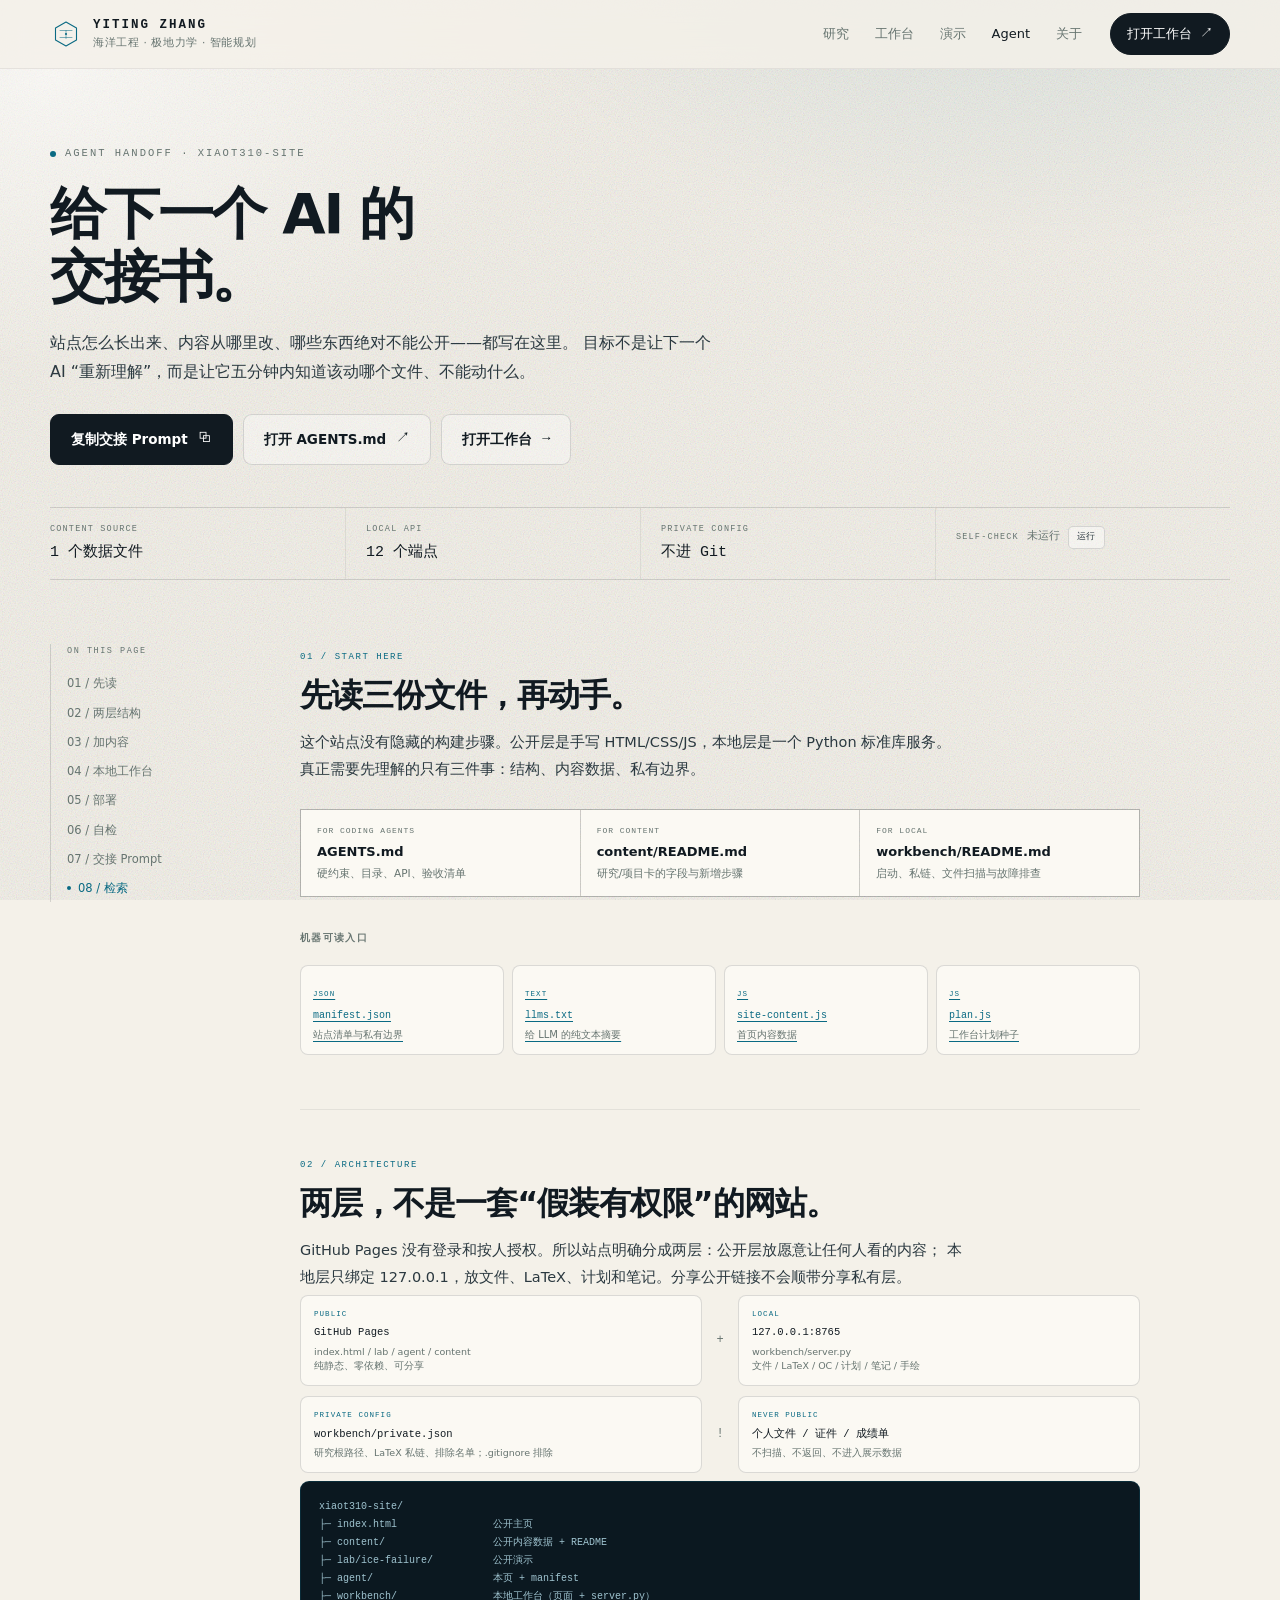
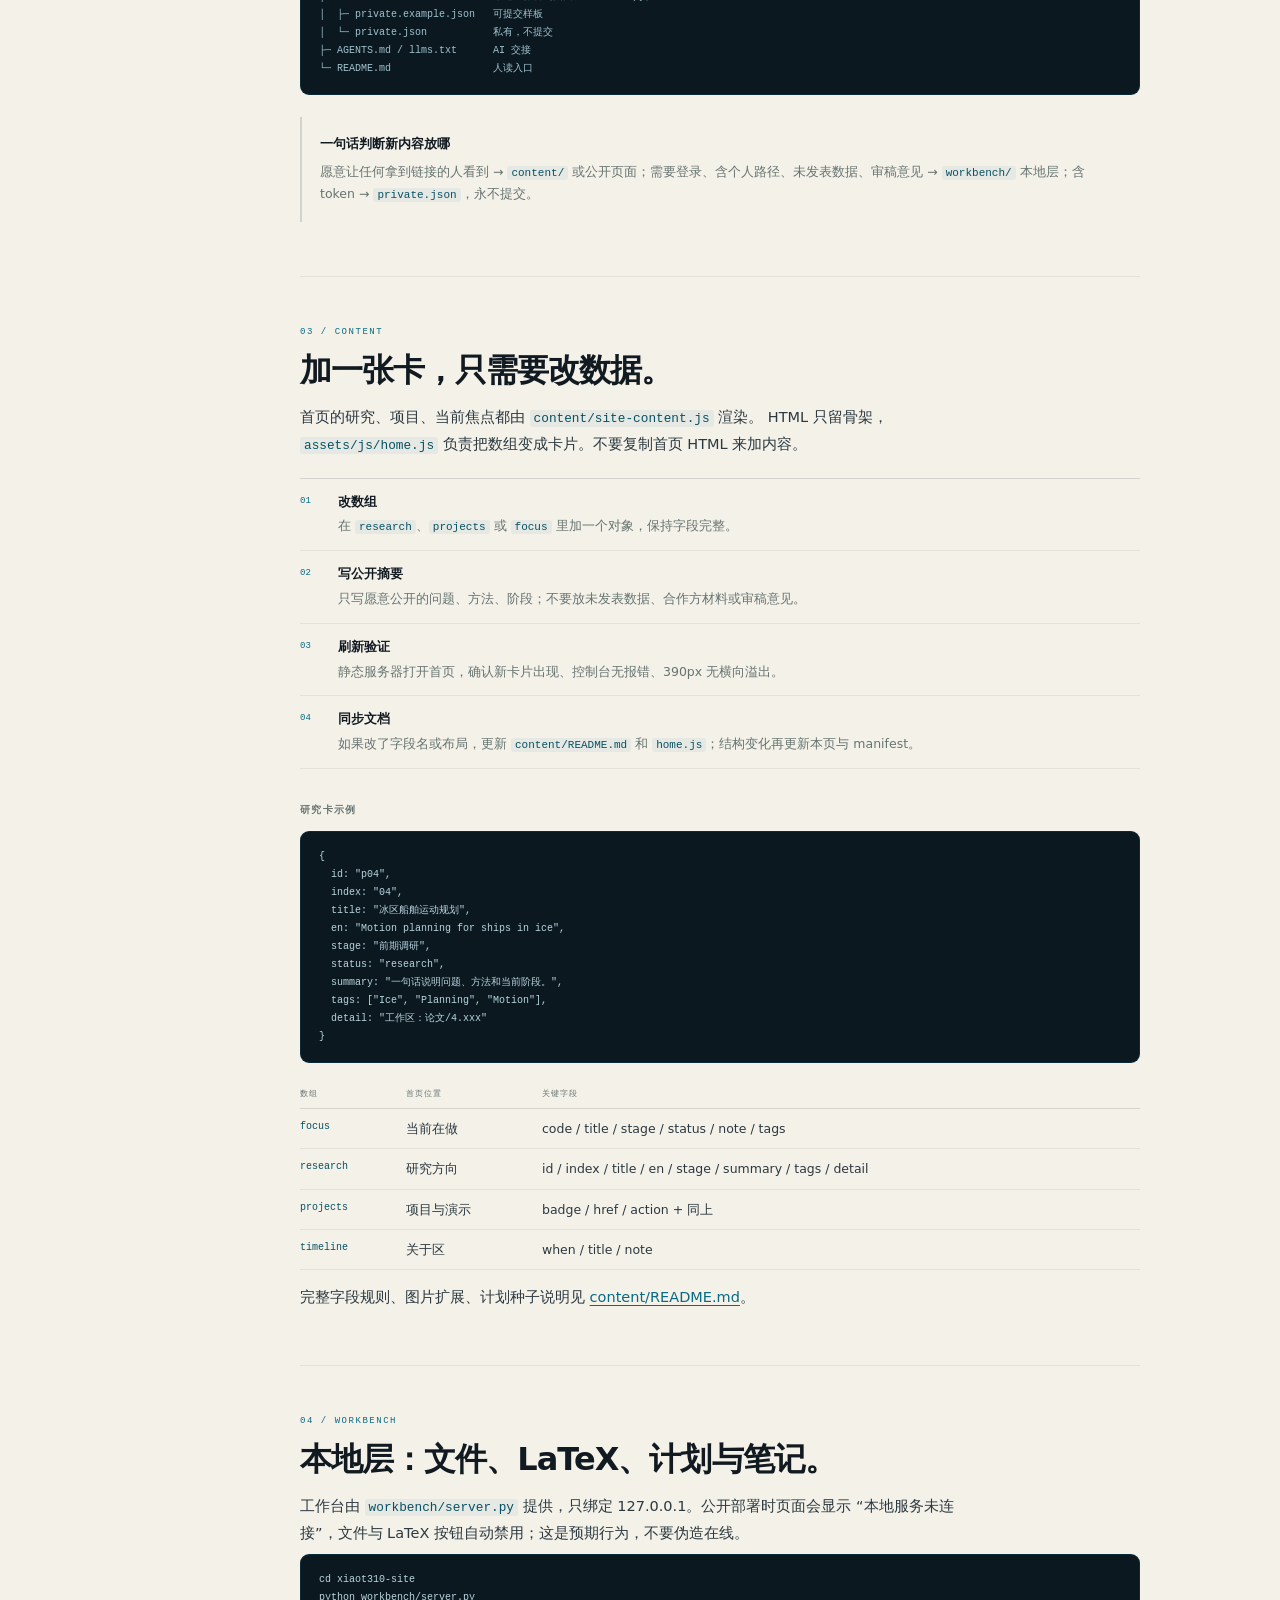
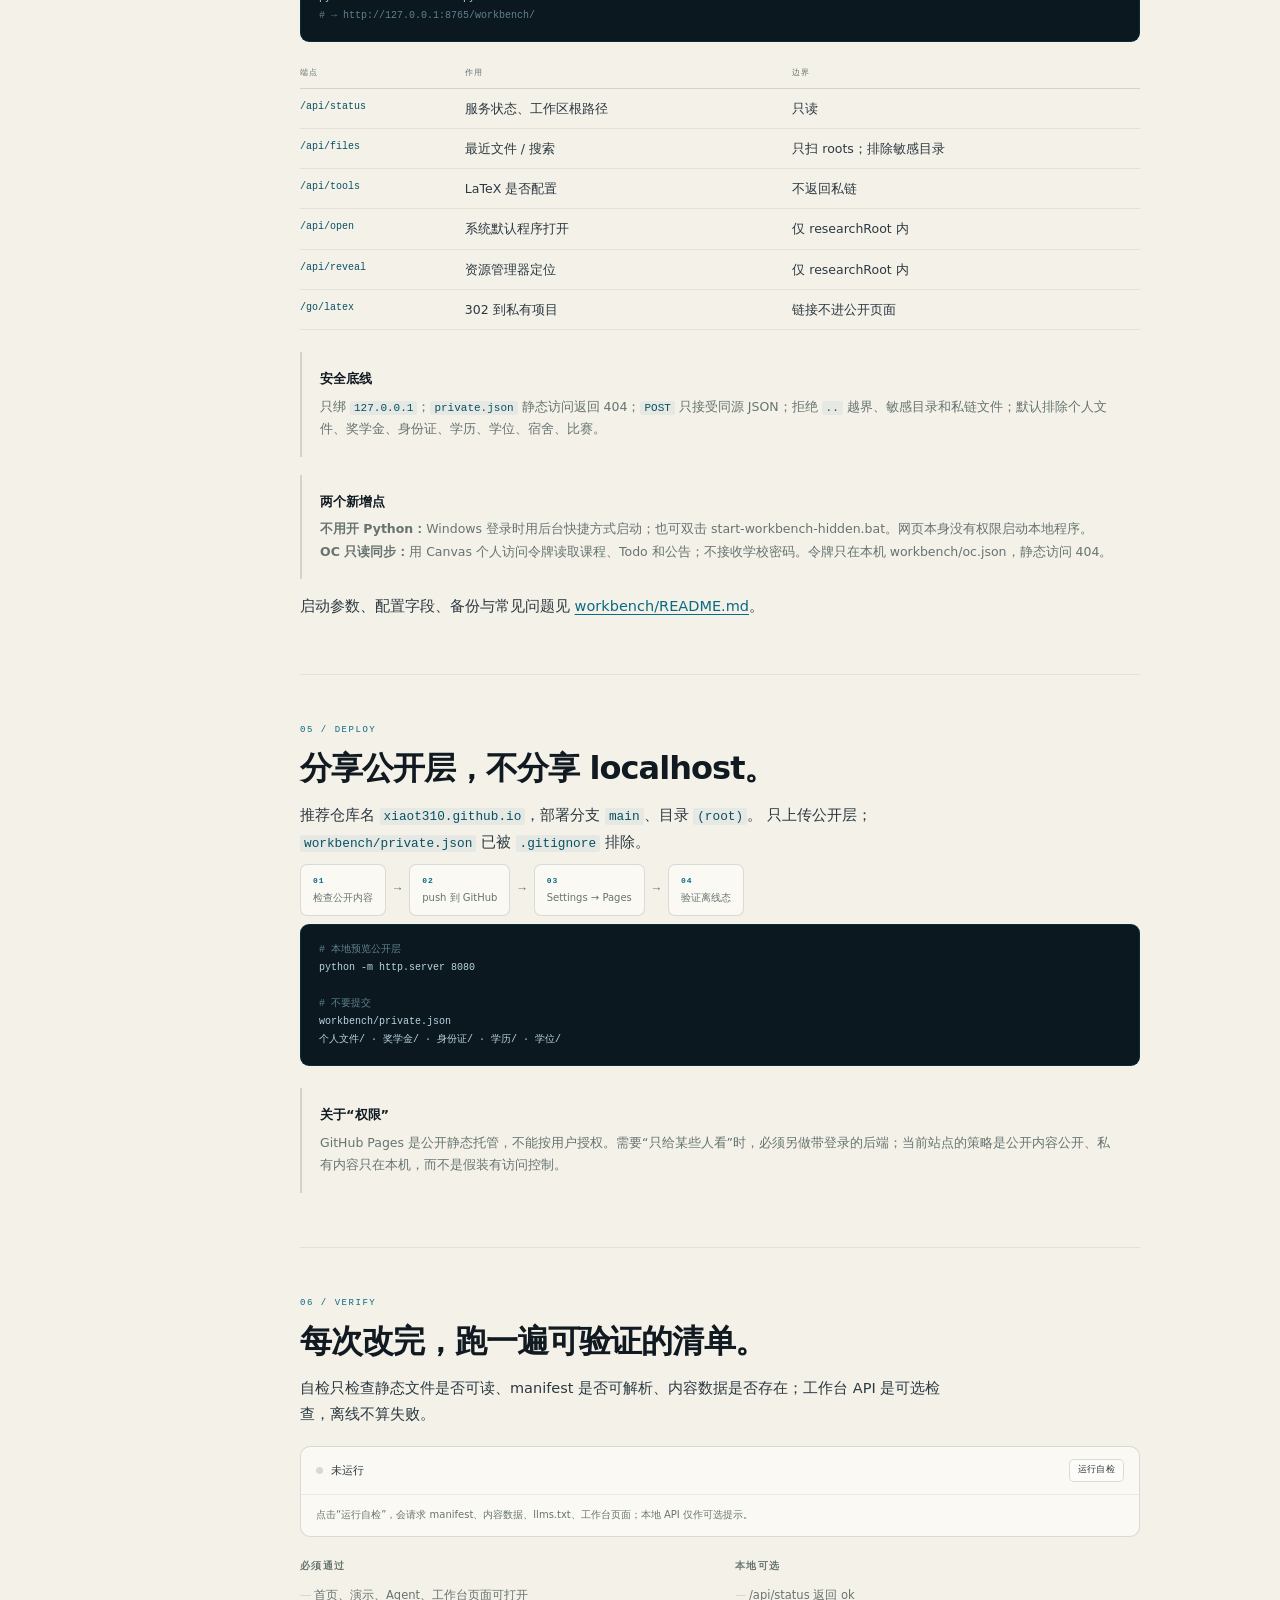
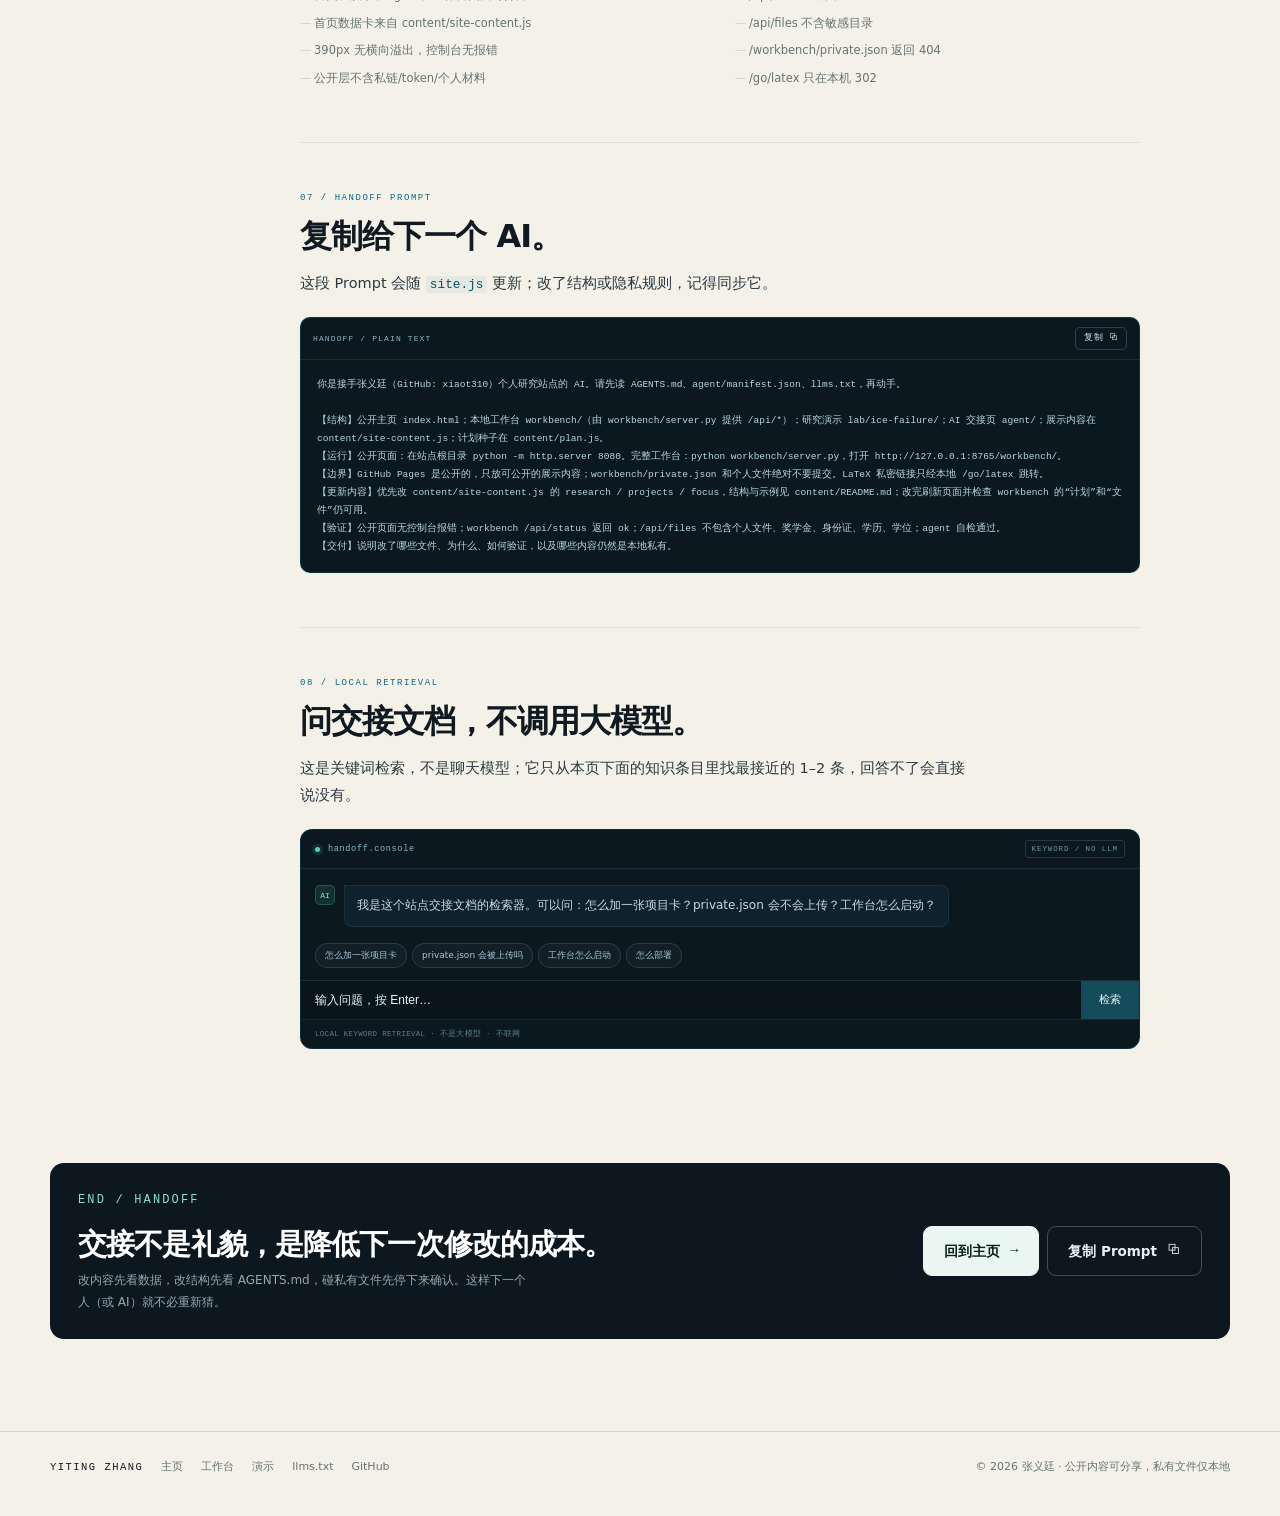
<file: agent/index.html>
<!doctype html>
<html lang="zh-CN">
<head>
<meta charset="utf-8">
<meta name="viewport" content="width=device-width, initial-scale=1">
<title>Agent · 张义廷研究工作台</title>
<meta name="description" content="给下一个 AI 的交接书：站点结构、内容更新、公开/私有边界、工作台 API 与部署验证。">
<meta name="theme-color" content="#f4f1e9">
<link rel="icon" href="../assets/img/favicon.svg" type="image/svg+xml">
<link rel="stylesheet" href="../assets/css/site.css">
<link rel="stylesheet" href="agent.css">
</head>
<body class="agent-page">
<a class="skip" href="#main">跳到正文</a>

<header class="site-header">
  <div class="wrap header-inner">
    <a class="brand" href="../index.html" aria-label="张义廷主页">
      <svg class="brand-mark" viewBox="0 0 64 64" fill="none" aria-hidden="true">
        <path d="M32 8 53 20v24L32 56 11 44V20z" stroke="currentColor" stroke-width="2.2" stroke-linejoin="round"/>
        <path d="M20 25h24M32 25v16M20 39h24" stroke="currentColor" stroke-width="1.6" stroke-linecap="round" opacity=".65"/>
        <circle cx="32" cy="32" r="2.2" fill="currentColor"/>
      </svg>
      <span class="brand-text">
        <strong data-site="brand">YITING ZHANG</strong>
        <small data-site="tagline">海洋工程 · 极地力学 · 智能规划</small>
      </span>
    </a>
    <nav class="nav" aria-label="主导航">
      <a href="../index.html#research">研究</a>
      <a href="../workbench/index.html">工作台</a>
      <a href="../lab/ice-failure/index.html">演示</a>
      <a href="index.html" aria-current="page">Agent</a>
      <a href="../index.html#about">关于</a>
    </nav>
    <a class="header-cta" href="../workbench/index.html">打开工作台 <span>↗</span></a>
  </div>
</header>

<main id="main">
  <section class="wrap agent-hero">
    <p class="eyebrow"><span class="dot"></span> Agent handoff · xiaot310-site</p>
    <h1>给下一个 AI 的<br>交接书。</h1>
    <p class="lede">
      站点怎么长出来、内容从哪里改、哪些东西绝对不能公开——都写在这里。
      目标不是让下一个 AI “重新理解”，而是让它五分钟内知道该动哪个文件、不能动什么。
    </p>
    <div class="agent-hero-actions">
      <button class="btn btn-primary" type="button" data-copy-handoff>复制交接 Prompt <span class="arw">⧉</span></button>
      <a class="btn btn-ghost" href="../AGENTS.md">打开 AGENTS.md <span class="arw">↗</span></a>
      <a class="btn btn-ghost" href="../workbench/index.html">打开工作台 <span class="arw">→</span></a>
    </div>
    <div class="hero-stats">
      <div class="hs"><span>Content source</span><b>1 个数据文件</b></div>
      <div class="hs"><span>Local API</span><b>12 个端点</b></div>
      <div class="hs"><span>Private config</span><b>不进 Git</b></div>
      <div class="hs hs-check"><span>Self-check</span><b id="checkSummaryTop">未运行</b><button class="mini-btn" type="button" id="runCheckTop">运行</button></div>
    </div>
  </section>

  <div class="wrap agent-layout">
    <aside class="agent-toc" aria-label="本页目录">
      <p class="toc-title">ON THIS PAGE</p>
      <a href="#start">01 / 先读</a>
      <a href="#layers">02 / 两层结构</a>
      <a href="#content">03 / 加内容</a>
      <a href="#workbench">04 / 本地工作台</a>
      <a href="#deploy">05 / 部署</a>
      <a href="#verify">06 / 自检</a>
      <a href="#prompt">07 / 交接 Prompt</a>
      <a href="#ask">08 / 检索</a>
    </aside>

    <div class="agent-content">
      <section class="doc-section" id="start">
        <p class="doc-kicker">01 / START HERE</p>
        <h2>先读三份文件，再动手。</h2>
        <p class="doc-lede">
          这个站点没有隐藏的构建步骤。公开层是手写 HTML/CSS/JS，本地层是一个 Python 标准库服务。
          真正需要先理解的只有三件事：结构、内容数据、私有边界。
        </p>
        <div class="fact-grid">
          <div><span>FOR CODING AGENTS</span><b><a href="../AGENTS.md">AGENTS.md</a></b><small>硬约束、目录、API、验收清单</small></div>
          <div><span>FOR CONTENT</span><b><a href="../content/README.md">content/README.md</a></b><small>研究/项目卡的字段与新增步骤</small></div>
          <div><span>FOR LOCAL</span><b><a href="../workbench/README.md">workbench/README.md</a></b><small>启动、私链、文件扫描与故障排查</small></div>
        </div>
        <h3>机器可读入口</h3>
        <div class="machine-links">
          <a href="manifest.json"><span>JSON</span><b>manifest.json</b><small>站点清单与私有边界</small></a>
          <a href="../llms.txt"><span>TEXT</span><b>llms.txt</b><small>给 LLM 的纯文本摘要</small></a>
          <a href="../content/site-content.js"><span>JS</span><b>site-content.js</b><small>首页内容数据</small></a>
          <a href="../content/plan.js"><span>JS</span><b>plan.js</b><small>工作台计划种子</small></a>
        </div>
      </section>

      <section class="doc-section" id="layers">
        <p class="doc-kicker">02 / ARCHITECTURE</p>
        <h2>两层，不是一套“假装有权限”的网站。</h2>
        <p class="doc-lede">
          GitHub Pages 没有登录和按人授权。所以站点明确分成两层：公开层放愿意让任何人看的内容；
          本地层只绑定 127.0.0.1，放文件、LaTeX、计划和笔记。分享公开链接不会顺带分享私有层。
        </p>
        <div class="arch">
          <div class="arch-row">
            <div class="arch-box"><span>PUBLIC</span><b>GitHub Pages</b><small>index.html / lab / agent / content<br>纯静态、零依赖、可分享</small></div>
            <div class="arch-arrow">+</div>
            <div class="arch-box"><span>LOCAL</span><b>127.0.0.1:8765</b><small>workbench/server.py<br>文件 / LaTeX / OC / 计划 / 笔记 / 手绘</small></div>
          </div>
          <div class="arch-row">
            <div class="arch-box"><span>PRIVATE CONFIG</span><b>workbench/private.json</b><small>研究根路径、LaTeX 私链、排除名单；.gitignore 排除</small></div>
            <div class="arch-arrow">!</div>
            <div class="arch-box"><span>NEVER PUBLIC</span><b>个人文件 / 证件 / 成绩单</b><small>不扫描、不返回、不进入展示数据</small></div>
          </div>
        </div>
        <pre class="tree">xiaot310-site/
├─ index.html                公开主页
├─ content/                  公开内容数据 + README
├─ lab/ice-failure/          公开演示
├─ agent/                    本页 + manifest
├─ workbench/                本地工作台（页面 + server.py）
│  ├─ private.example.json   可提交样板
│  └─ private.json           私有，不提交
├─ AGENTS.md / llms.txt      AI 交接
└─ README.md                 人读入口</pre>
        <div class="recipe">
          <h3>一句话判断新内容放哪</h3>
          <p>愿意让任何拿到链接的人看到 → <code>content/</code> 或公开页面；需要登录、含个人路径、未发表数据、审稿意见 → <code>workbench/</code> 本地层；含 token → <code>private.json</code>，永不提交。</p>
        </div>
      </section>

      <section class="doc-section" id="content">
        <p class="doc-kicker">03 / CONTENT</p>
        <h2>加一张卡，只需要改数据。</h2>
        <p class="doc-lede">
          首页的研究、项目、当前焦点都由 <code>content/site-content.js</code> 渲染。
          HTML 只留骨架，<code>assets/js/home.js</code> 负责把数组变成卡片。不要复制首页 HTML 来加内容。
        </p>
        <ol class="steps">
          <li><b>改数组</b><span>在 <code>research</code>、<code>projects</code> 或 <code>focus</code> 里加一个对象，保持字段完整。</span></li>
          <li><b>写公开摘要</b><span>只写愿意公开的问题、方法、阶段；不要放未发表数据、合作方材料或审稿意见。</span></li>
          <li><b>刷新验证</b><span>静态服务器打开首页，确认新卡片出现、控制台无报错、390px 无横向溢出。</span></li>
          <li><b>同步文档</b><span>如果改了字段名或布局，更新 <code>content/README.md</code> 和 <code>home.js</code>；结构变化再更新本页与 manifest。</span></li>
        </ol>
        <h3>研究卡示例</h3>
        <pre class="code">{
  id: "p04",
  index: "04",
  title: "冰区船舶运动规划",
  en: "Motion planning for ships in ice",
  stage: "前期调研",
  status: "research",
  summary: "一句话说明问题、方法和当前阶段。",
  tags: ["Ice", "Planning", "Motion"],
  detail: "工作区：论文/4.xxx"
}</pre>
        <table class="doc-table">
          <thead><tr><th>数组</th><th>首页位置</th><th>关键字段</th></tr></thead>
          <tbody>
            <tr><td>focus</td><td>当前在做</td><td>code / title / stage / status / note / tags</td></tr>
            <tr><td>research</td><td>研究方向</td><td>id / index / title / en / stage / summary / tags / detail</td></tr>
            <tr><td>projects</td><td>项目与演示</td><td>badge / href / action + 同上</td></tr>
            <tr><td>timeline</td><td>关于区</td><td>when / title / note</td></tr>
          </tbody>
        </table>
        <p class="doc-lede" style="margin-top:14px">完整字段规则、图片扩展、计划种子说明见 <a href="../content/README.md">content/README.md</a>。</p>
      </section>

      <section class="doc-section" id="workbench">
        <p class="doc-kicker">04 / WORKBENCH</p>
        <h2>本地层：文件、LaTeX、计划与笔记。</h2>
        <p class="doc-lede">
          工作台由 <code>workbench/server.py</code> 提供，只绑定 127.0.0.1。公开部署时页面会显示
          “本地服务未连接”，文件与 LaTeX 按钮自动禁用；这是预期行为，不要伪造在线。
        </p>
        <pre class="code">cd xiaot310-site
python workbench/server.py
<span class="c"># → http://127.0.0.1:8765/workbench/</span></pre>
        <table class="doc-table">
          <thead><tr><th>端点</th><th>作用</th><th>边界</th></tr></thead>
          <tbody>
            <tr><td>/api/status</td><td>服务状态、工作区根路径</td><td>只读</td></tr>
            <tr><td>/api/files</td><td>最近文件 / 搜索</td><td>只扫 roots；排除敏感目录</td></tr>
            <tr><td>/api/tools</td><td>LaTeX 是否配置</td><td>不返回私链</td></tr>
            <tr><td>/api/open</td><td>系统默认程序打开</td><td>仅 researchRoot 内</td></tr>
            <tr><td>/api/reveal</td><td>资源管理器定位</td><td>仅 researchRoot 内</td></tr>
            <tr><td>/go/latex</td><td>302 到私有项目</td><td>链接不进公开页面</td></tr>
          </tbody>
        </table>
        <div class="recipe">
          <h3>安全底线</h3>
          <p>只绑 <code>127.0.0.1</code>；<code>private.json</code> 静态访问返回 404；<code>POST</code> 只接受同源 JSON；拒绝 <code>..</code> 越界、敏感目录和私链文件；默认排除个人文件、奖学金、身份证、学历、学位、宿舍、比赛。</p>
        </div>
        <div class="recipe" style="margin-top:18px">
          <h3>两个新增点</h3>
          <p><b>不用开 Python：</b>Windows 登录时用后台快捷方式启动；也可双击 start-workbench-hidden.bat。网页本身没有权限启动本地程序。</p>
          <p><b>OC 只读同步：</b>用 Canvas 个人访问令牌读取课程、Todo 和公告；不接收学校密码。令牌只在本机 workbench/oc.json，静态访问 404。</p>
        </div>
        <p class="doc-lede" style="margin-top:14px">启动参数、配置字段、备份与常见问题见 <a href="../workbench/README.md">workbench/README.md</a>。</p>
      </section>

      <section class="doc-section" id="deploy">
        <p class="doc-kicker">05 / DEPLOY</p>
        <h2>分享公开层，不分享 localhost。</h2>
        <p class="doc-lede">
          推荐仓库名 <code>xiaot310.github.io</code>，部署分支 <code>main</code>、目录 <code>(root)</code>。
          只上传公开层；<code>workbench/private.json</code> 已被 <code>.gitignore</code> 排除。
        </p>
        <div class="flow">
          <div><b>01</b><span>检查公开内容</span></div><div class="flow-arrow">→</div>
          <div><b>02</b><span>push 到 GitHub</span></div><div class="flow-arrow">→</div>
          <div><b>03</b><span>Settings → Pages</span></div><div class="flow-arrow">→</div>
          <div><b>04</b><span>验证离线态</span></div>
        </div>
        <pre class="code"><span class="c"># 本地预览公开层</span>
python -m http.server 8080

<span class="c"># 不要提交</span>
workbench/private.json
个人文件/ · 奖学金/ · 身份证/ · 学历/ · 学位/</pre>
        <div class="recipe">
          <h3>关于“权限”</h3>
          <p>GitHub Pages 是公开静态托管，不能按用户授权。需要“只给某些人看”时，必须另做带登录的后端；当前站点的策略是公开内容公开、私有内容只在本机，而不是假装有访问控制。</p>
        </div>
      </section>

      <section class="doc-section" id="verify">
        <p class="doc-kicker">06 / VERIFY</p>
        <h2>每次改完，跑一遍可验证的清单。</h2>
        <p class="doc-lede">自检只检查静态文件是否可读、manifest 是否可解析、内容数据是否存在；工作台 API 是可选检查，离线不算失败。</p>
        <div class="check-card">
          <div class="check-head">
            <div><span class="check-dot" id="checkDot"></span><b id="checkSummary">未运行</b></div>
            <button class="mini-btn" type="button" id="runCheck">运行自检</button>
          </div>
          <ul class="check-list" id="checkList">
            <li class="muted">点击“运行自检”，会请求 manifest、内容数据、llms.txt、工作台页面；本地 API 仅作可选提示。</li>
          </ul>
        </div>
        <div class="limit-grid" style="margin-top:22px">
          <div>
            <h3>必须通过</h3>
            <ul class="plain-list">
              <li>首页、演示、Agent、工作台页面可打开</li>
              <li>首页数据卡来自 content/site-content.js</li>
              <li>390px 无横向溢出，控制台无报错</li>
              <li>公开层不含私链/token/个人材料</li>
            </ul>
          </div>
          <div>
            <h3>本地可选</h3>
            <ul class="plain-list">
              <li>/api/status 返回 ok</li>
              <li>/api/files 不含敏感目录</li>
              <li>/workbench/private.json 返回 404</li>
              <li>/go/latex 只在本机 302</li>
            </ul>
          </div>
        </div>
      </section>

      <section class="doc-section" id="prompt">
        <p class="doc-kicker">07 / HANDOFF PROMPT</p>
        <h2>复制给下一个 AI。</h2>
        <p class="doc-lede">这段 Prompt 会随 <code>site.js</code> 更新；改了结构或隐私规则，记得同步它。</p>
        <div class="prompt-block">
          <div class="prompt-head"><span>HANDOFF / PLAIN TEXT</span><button class="mini-btn" type="button" data-copy-handoff>复制 ⧉</button></div>
          <pre class="prompt" id="promptText">加载中…</pre>
        </div>
      </section>

      <section class="doc-section" id="ask">
        <p class="doc-kicker">08 / LOCAL RETRIEVAL</p>
        <h2>问交接文档，不调用大模型。</h2>
        <p class="doc-lede">这是关键词检索，不是聊天模型；它只从本页下面的知识条目里找最接近的 1–2 条，回答不了会直接说没有。</p>
        <div class="console">
          <div class="console-head"><span class="ch-dot"></span><span>handoff.console</span><span class="ch-badge">KEYWORD / NO LLM</span></div>
          <div class="console-log" id="agentLog">
            <div class="msg"><span class="msg-avatar">AI</span><div class="msg-body"><p>我是这个站点交接文档的检索器。可以问：怎么加一张项目卡？private.json 会不会上传？工作台怎么启动？</p></div></div>
          </div>
          <div class="console-suggest" id="agentSuggest">
            <button type="button" data-q="怎么加一张项目卡">怎么加一张项目卡</button>
            <button type="button" data-q="private.json 会被上传吗">private.json 会被上传吗</button>
            <button type="button" data-q="工作台怎么启动">工作台怎么启动</button>
            <button type="button" data-q="怎么部署">怎么部署</button>
          </div>
          <form class="console-form" id="agentForm">
            <input id="agentInput" type="text" placeholder="输入问题，按 Enter…" autocomplete="off">
            <button type="submit">检索</button>
          </form>
          <div class="console-note">LOCAL KEYWORD RETRIEVAL · 不是大模型 · 不联网</div>
        </div>
      </section>
    </div>
  </div>

  <section class="wrap closing" style="margin-top:20px">
    <div>
      <p class="kicker" style="color:#8fe0cf">END / HANDOFF</p>
      <h2 style="margin-top:10px;color:#fff;font-size:1.8rem;letter-spacing:-.03em">交接不是礼貌，是降低下一次修改的成本。</h2>
      <p>改内容先看数据，改结构先看 AGENTS.md，碰私有文件先停下来确认。这样下一个人（或 AI）就不必重新猜。</p>
    </div>
    <div style="display:flex;gap:8px;flex-wrap:wrap">
      <a class="btn btn-primary" href="../index.html">回到主页 <span class="arw">→</span></a>
      <button class="btn btn-outline-light" type="button" data-copy-handoff>复制 Prompt <span class="arw">⧉</span></button>
    </div>
  </section>
</main>

<footer class="site-footer">
  <div class="wrap footer-inner">
    <span class="footer-brand" data-site="brand">YITING ZHANG</span>
    <nav class="footer-links" aria-label="页脚导航">
      <a href="../index.html">主页</a>
      <a href="../workbench/index.html">工作台</a>
      <a href="../lab/ice-failure/index.html">演示</a>
      <a href="../llms.txt">llms.txt</a>
      <a href="https://github.com/xiaot310" target="_blank" rel="noopener">GitHub</a>
    </nav>
    <p class="footer-note">© <span data-site="year">2026</span> <span data-site="owner">张义廷</span> · 公开内容可分享，私有文件仅本地</p>
  </div>
</footer>

<script src="../site.config.js"></script>
<script src="knowledge.js"></script>
<script src="../assets/js/site.js"></script>
<script src="agent.js"></script>
</body>
</html>
</file>
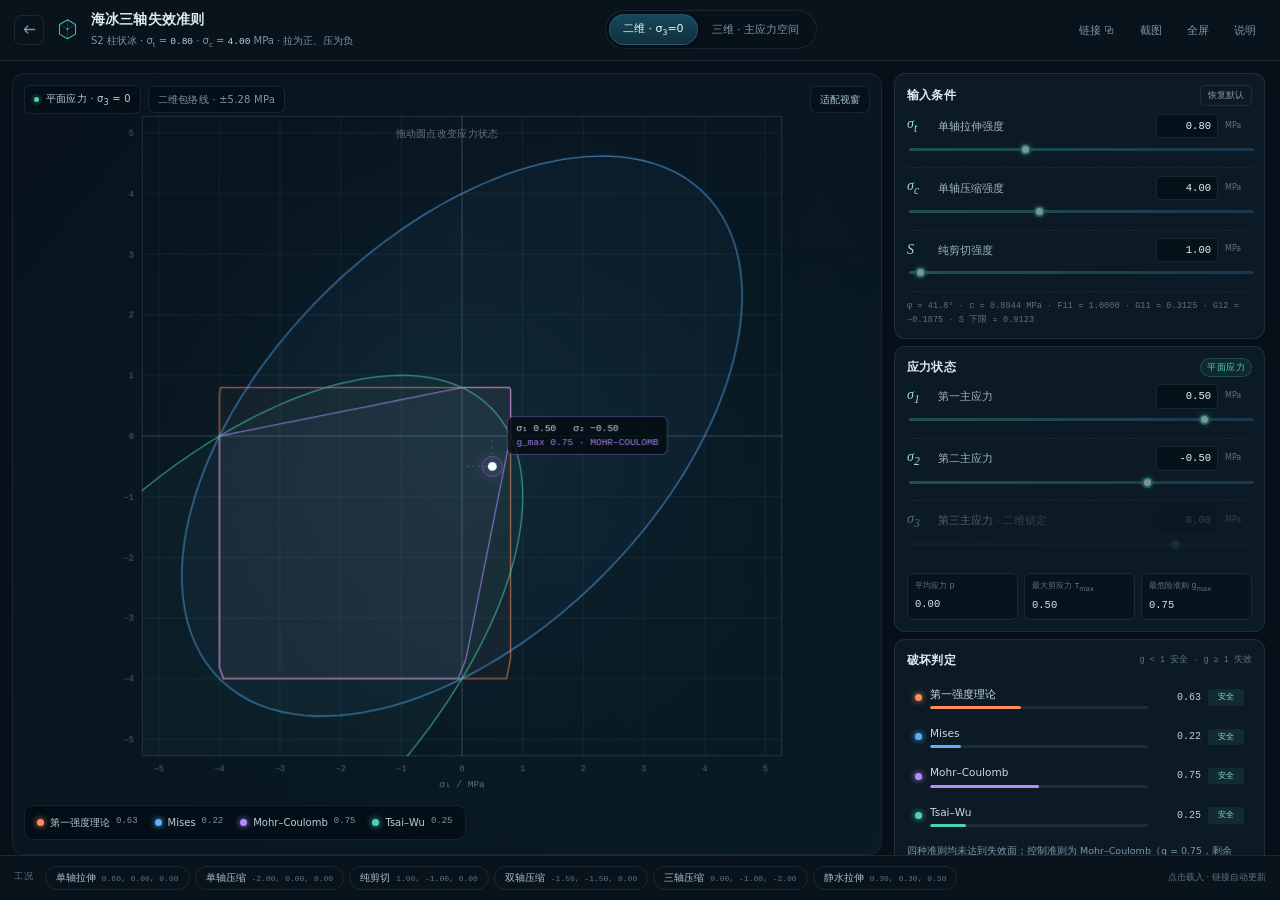
<file: lab/ice-failure/index.html>
<!doctype html>
<html lang="zh-CN"><head>
<meta charset="utf-8">
<meta name="viewport" content="width=device-width, initial-scale=1">
<title>海冰三轴失效准则 · 张义廷</title>
<meta name="description" content="四种海冰失效准则的二维包络与三维主应力空间交互演示。拉为正、压为负，实时给出 g 值与判定。">
<meta name="theme-color" content="#08131c">
<meta property="og:title" content="海冰三轴失效准则 · 张义廷">
<meta property="og:description" content="四种失效准则的二维包络与三维主应力空间切片，拖动应力点实时判定。">
<meta property="og:type" content="website">
<link rel="icon" href="../../assets/img/favicon.svg" type="image/svg+xml">
<link rel="stylesheet" href="lab.css">
</head>
<body>
<div id="fatal" hidden=""></div>
<noscript><div class="noscript">这个实验需要 JavaScript 才能绘制包络与三维切片。</div></noscript>

<header class="topbar">
  <div class="tb-left">
    <a class="back" href="../../index.html" title="返回张义廷主页" aria-label="返回首页">
      <svg viewBox="0 0 20 20" aria-hidden="true"><path d="M16 10H4m4-4-4 4 4 4" fill="none" stroke="currentColor" stroke-width="1.6" stroke-linecap="round" stroke-linejoin="round"></path></svg>
    </a>
    <svg class="tb-mark" viewBox="0 0 64 64" fill="none" aria-hidden="true">
      <path d="M32 9 51 20v23L32 54 13 43V20z" stroke="currentColor" stroke-width="2.4" stroke-linejoin="round"></path>
      <path d="M32 9v22m0 0 19-11M32 31 13 20M32 31v23" stroke="currentColor" stroke-width="1.2" opacity=".55"></path>
      <circle cx="32" cy="31" r="2.4" fill="currentColor"></circle>
    </svg>
    <div class="tb-title">
      <h1>海冰三轴失效准则</h1>
      <p>S2 柱状冰 · σ<sub>t</sub> = <b id="hdrSt">0.80</b> · σ<sub>c</sub> = <b id="hdrSc">4.00</b> MPa · 拉为正、压为负</p>
    </div>
  </div>

  <div class="mode-switch" role="tablist" aria-label="维度切换">
    <button type="button" role="tab" data-mode="2d" class="is-active" aria-selected="true">二维 · σ<sub>3</sub>=0</button>
    <button type="button" role="tab" data-mode="3d" aria-selected="false" class="">三维 · 主应力空间</button>
    <span class="mode-thumb" id="modeThumb" aria-hidden="true"></span>
  </div>

  <div class="tb-actions">
    <button type="button" class="tbtn" id="btnCopy" title="复制当前状态链接（含全部参数）">链接 ⧉</button>
    <button type="button" class="tbtn" id="btnShot" title="保存当前画面为 PNG（S）">截图</button>
    <button type="button" class="tbtn" id="btnFull" title="全屏演示（F）">全屏</button>
    <button type="button" class="tbtn" id="btnHelp" title="使用说明（?）">说明</button>
  </div>
</header>

<main class="layout">
  <section class="stage" id="stage" aria-label="失效准则绘图区">
    <canvas id="chart2d"></canvas>
    <canvas id="scene3d" hidden></canvas>

    <div class="stage-top">
      <div class="chip chip-mode"><span class="dot"></span><span id="modeChip">平面应力 · σ<sub>3</sub> = 0</span></div>
      <div class="chip chip-view" id="viewChip">二维包络线</div>
      <div class="stage-tools">
        <button type="button" class="ghost-btn" id="btnFit" title="自动适配所有可见包络">适配视窗</button>
        <button type="button" class="ghost-btn" id="btnResetView" title="复位三维视角（R）" hidden="">复位视角</button>
      </div>
    </div>

    <div class="legend" id="legend" aria-label="准则图例与开关"></div>

    <div class="stage-hint" id="stageHint">拖动圆点改变应力状态</div>
    <div class="toast" id="toast" role="status" aria-live="polite"></div>
  </section>

  <aside class="panel" id="panel">
    <section class="card">
      <div class="card-head">
        <h2>输入条件</h2>
        <button type="button" class="mini-btn" id="btnResetParams" title="恢复 σt=0.8、σc=4.0、S=1.0">恢复默认</button>
      </div>

      <div class="param-row" data-param="st">
        <div class="pr-head">
          <span class="pr-sym">σ<sub>t</sub></span>
          <span class="pr-name">单轴拉伸强度</span>
          <input class="num" id="stNum" type="number" min="0.20" max="2.00" step="0.01" value="0.80" aria-label="单轴拉伸强度 MPa">
          <span class="pr-unit">MPa</span>
        </div>
        <input class="range" id="stRange" type="range" min="0.20" max="2.00" step="0.01" value="0.80" aria-label="单轴拉伸强度滑块">
      </div>

      <div class="param-row" data-param="sc">
        <div class="pr-head">
          <span class="pr-sym">σ<sub>c</sub></span>
          <span class="pr-name">单轴压缩强度</span>
          <input class="num" id="scNum" type="number" min="0.40" max="10.00" step="0.01" value="4.00" aria-label="单轴压缩强度 MPa">
          <span class="pr-unit">MPa</span>
        </div>
        <input class="range" id="scRange" type="range" min="0.40" max="10.00" step="0.01" value="4.00" aria-label="单轴压缩强度滑块">
      </div>

      <div class="param-row" data-param="S">
        <div class="pr-head">
          <span class="pr-sym">S</span>
          <span class="pr-name">纯剪切强度</span>
          <input class="num" id="SNum" type="number" min="0.20" max="6.00" step="0.01" value="1.00" aria-label="纯剪切强度 MPa">
          <span class="pr-unit">MPa</span>
        </div>
        <input class="range" id="SRange" type="range" min="0.91" max="6.00" step="0.01" value="1.00" aria-label="纯剪切强度滑块">
      </div>

      <div class="derived-line" id="paramDerived"></div>
    </section>

    <section class="card">
      <div class="card-head">
        <h2>应力状态</h2>
        <span class="tag" id="stressTag">平面应力</span>
      </div>

      <div class="param-row stress-row" data-stress="0">
        <div class="pr-head">
          <span class="pr-sym">σ<sub>1</sub></span>
          <span class="pr-name">第一主应力</span>
          <input class="num" id="s1Num" type="number" step="0.01" value="0.50" aria-label="第一主应力 MPa" min="-4.6" max="1.28">
          <span class="pr-unit">MPa</span>
        </div>
        <input class="range" id="s1Range" type="range" step="0.01" value="0.5" aria-label="第一主应力滑块" min="-4.6" max="1.28">
      </div>

      <div class="param-row stress-row" data-stress="1">
        <div class="pr-head">
          <span class="pr-sym">σ<sub>2</sub></span>
          <span class="pr-name">第二主应力</span>
          <input class="num" id="s2Num" type="number" step="0.01" value="-0.50" aria-label="第二主应力 MPa" min="-4.6" max="1.28">
          <span class="pr-unit">MPa</span>
        </div>
        <input class="range" id="s2Range" type="range" step="0.01" value="-0.5" aria-label="第二主应力滑块" min="-4.6" max="1.28">
      </div>

      <div class="param-row stress-row is-locked" data-stress="2" id="s3Row">
        <div class="pr-head">
          <span class="pr-sym">σ<sub>3</sub></span>
          <span class="pr-name">第三主应力</span>
          <input class="num" id="s3Num" type="number" step="0.01" value="0.00" aria-label="第三主应力 MPa" min="-4.6" max="1.28" disabled="">
          <span class="pr-unit">MPa</span>
        </div>
        <input class="range" id="s3Range" type="range" step="0.01" value="0" aria-label="第三主应力滑块" min="-4.6" max="1.28" disabled="">
      </div>

      <div class="derived-grid">
        <div><span>平均应力 p</span><b id="derP">0.00</b></div>
        <div><span>最大剪应力 τ<sub>max</sub></span><b id="derTau">0.00</b></div>
        <div><span>最危险准则 g<sub>max</sub></span><b id="derG" style="color: rgb(207, 230, 238);">0.00</b></div>
      </div>
    </section>

    <section class="card">
      <div class="card-head">
        <h2>破坏判定</h2>
        <span class="rule">g &lt; 1 安全 · g ≥ 1 失效</span>
      </div>
      <div class="verdicts" id="verdicts"></div>
      <p class="explain" id="explain"></p>
    </section>

    <section class="card detail" id="detailCard">
      <div class="card-head">
        <h2>计算过程</h2>
        <span class="hint" id="detailHint">点击任一准则</span>
      </div>
      <div class="detail-body" id="detailBody"><p class="muted">在右侧判定表中点一行，查看该准则的公式与代入值。</p></div>
    </section>

    <p class="footnote">
      教学演示，不构成设计依据。σ<sub>t</sub>、σ<sub>c</sub> 为单轴拉/压强度，S 为纯剪切强度；
      Tsai–Wu 的柱轴方向按横向各向同性取 F<sub>33</sub>=0.5F<sub>11</sub>、G<sub>3333</sub>=0.25G<sub>11</sub>。
      曲线因视窗截断时，可点“适配视窗”。
    </p>
  </aside>
</main>

<section class="presets-bar" aria-label="预设工况">
  <span class="pb-label">工况</span>
  <div class="preset-list" id="presets"></div>
  <span class="pb-hint">点击载入 · 链接自动更新</span>
</section>

<div class="modal" id="helpModal" hidden="">
  <div class="modal-mask" data-close=""></div>
  <div class="modal-box" role="dialog" aria-modal="true" aria-labelledby="helpTitle">
    <button type="button" class="modal-x" data-close="" aria-label="关闭">×</button>
    <h2 id="helpTitle">使用说明</h2>

    <div class="help-cols">
      <div>
        <h3>怎么用</h3>
        <ul class="help-list">
          <li><b>二维</b>：直接拖动图中白色圆点，或在右侧拖动 σ<sub>1</sub>、σ<sub>2</sub> 滑块。σ<sub>3</sub> 锁定为 0，画面是平面应力包络。</li>
          <li><b>三维</b>：把 σ<sub>1</sub>–σ<sub>2</sub> 包络放回主应力空间，查看 σ<sub>3</sub> 处的切片；拖动旋转、滚轮缩放、右键或 Shift 拖动平移，σ<sub>3</sub> 滑块会移动切片。</li>
          <li><b>改材料</b>：σ<sub>t</sub>、σ<sub>c</sub>、S 改变后，四种准则的系数、包络与三维切片一起重新标定。</li>
          <li><b>看判定</b>：点击判定表中的一行，下方显示公式代入过程；图例可单独显示/隐藏准则。</li>
          <li><b>分享</b>：所有参数都在地址栏 hash 里，点“链接”复制后，别人打开就是同一幅图。</li>
        </ul>
      </div>
      <div>
        <h3>快捷键</h3>
        <ul class="help-keys">
          <li><kbd>D</kbd> 二维 / 三维</li>
          <li><kbd>1</kbd>–<kbd>4</kbd> 选中准则，<kbd>0</kbd> 取消</li>
          <li><kbd>←</kbd><kbd>→</kbd> σ<sub>1</sub> ±0.05</li>
          <li><kbd>↑</kbd><kbd>↓</kbd> σ<sub>2</sub> ±0.05</li>
          <li><kbd>PgUp</kbd><kbd>PgDn</kbd> σ<sub>3</sub> ±0.05</li>
          <li><kbd>R</kbd> 复位视角 / 视窗　<kbd>S</kbd> 截图</li>
          <li><kbd>F</kbd> 全屏　<kbd>?</kbd> 说明　<kbd>Esc</kbd> 关闭</li>
        </ul>
      </div>
    </div>

    <h3>四种准则</h3>
    <div class="help-table">
      <div class="ht-row ht-head"><span>准则</span><span>等值函数 g（拉为正）</span></div>
      <div class="ht-row"><span>第一强度理论</span><span>max(σ<sub>max</sub>/σ<sub>t</sub>, −σ<sub>min</sub>/σ<sub>c</sub>)</span></div>
      <div class="ht-row"><span>Mises</span><span>√[((σ<sub>1</sub>−σ<sub>2</sub>)²+(σ<sub>2</sub>−σ<sub>3</sub>)²+(σ<sub>3</sub>−σ<sub>1</sub>)²)/2] / σ<sub>c</sub></span></div>
      <div class="ht-row"><span>Mohr–Coulomb</span><span>σ<sub>max</sub>/σ<sub>t</sub> − σ<sub>min</sub>/σ<sub>c</sub></span></div>
      <div class="ht-row"><span>Tsai–Wu</span><span>F<sub>11</sub>(σ<sub>1</sub>+σ<sub>2</sub>) + F<sub>33</sub>σ<sub>3</sub> + G<sub>11</sub>(σ<sub>1</sub>²+σ<sub>2</sub>²) + G<sub>33</sub>σ<sub>3</sub>² + 2G<sub>12</sub>σ<sub>1</sub>σ<sub>2</sub> + 2G<sub>13</sub>(σ<sub>1</sub>+σ<sub>2</sub>)σ<sub>3</sub></span></div>
    </div>

    <div class="help-notes">
      <p><b>标定：</b>F<sub>11</sub>=1/σ<sub>t</sub>−1/σ<sub>c</sub>，G<sub>11</sub>=1/(σ<sub>t</sub>σ<sub>c</sub>)，G<sub>12</sub>=G<sub>11</sub>−1/(2S²)（由纯剪切 σ=(S,−S,0) 时 g=1 定）；F<sub>33</sub>=0.5F<sub>11</sub>，G<sub>33</sub>=0.25G<sub>11</sub>，G<sub>13</sub>=−0.2G<sub>11</sub> 为柱轴方向的横向各向同性取值。S 过小时程序会自动夹紧，避免二次型退化成双曲面。</p>
      <p><b>自检：</b>单轴拉伸取 σ=(σ<sub>t</sub>,0,0) 时 Tsai–Wu 与第一强度理论应给出 g=1；单轴压缩取 (−σ<sub>c</sub>,0,0) 同理；纯剪切 (S,−S,0) 时 Tsai–Wu 应给出 g=1。可把这三个状态载入后对照判定表。</p>
      <p><b>数字：</b><span id="coefLine">—</span></p>
    </div>
  </div>
</div>

<script src="../../assets/js/ice-criteria.js"></script>
<script src="lab.js"></script>

</body></html>
</file>
<file: assets/css/site.css>
/* =====================================================================
 * site.css — 张义廷个人站点基础样式（首页 / Agent / 演示共用）
 * 手写、零依赖；配色是“冷纸 + 冰川蓝 + 一点信号橙”。
 * ===================================================================== */
:root {
  --paper: #f4f1e9;
  --paper-2: #fbf9f3;
  --ink: #111a21;
  --ink-2: #2b3940;
  --muted: #667470;
  --line: rgba(17, 26, 33, .14);
  --line-soft: rgba(17, 26, 33, .07);
  --accent: #0a6a83;
  --accent-2: #075063;
  --ice: #d9e9ee;
  --signal: #d2572f;
  --dark: #08131c;
  --dark-2: #0d1d28;
  --max: 1180px;
  --sans: "Inter", "Segoe UI", "PingFang SC", "Hiragino Sans GB", "Microsoft YaHei", system-ui, sans-serif;
  --serif: "Iowan Old Style", "Palatino Linotype", "Songti SC", "STSong", Georgia, serif;
  --mono: "JetBrains Mono", "SFMono-Regular", Consolas, "Liberation Mono", monospace;
  --ease: cubic-bezier(.2, .7, .2, 1);
}

* { box-sizing: border-box; }
html { scroll-behavior: smooth; -webkit-text-size-adjust: 100%; }
body {
  margin: 0;
  color: var(--ink);
  background: var(--paper);
  font-family: var(--sans);
  font-size: 16px;
  line-height: 1.65;
  -webkit-font-smoothing: antialiased;
  text-rendering: optimizeLegibility;
  overflow-x: hidden;
}
body::before {
  content: "";
  position: fixed;
  inset: 0;
  z-index: -1;
  pointer-events: none;
  background:
    radial-gradient(900px 520px at 82% -10%, rgba(10, 106, 131, .10), transparent 65%),
    radial-gradient(700px 420px at 4% 8%, rgba(255, 255, 255, .55), transparent 70%),
    url("data:image/svg+xml,%3Csvg xmlns='http://www.w3.org/2000/svg' width='160' height='160'%3E%3Cfilter id='n'%3E%3CfeTurbulence type='fractalNoise' baseFrequency='.85' numOctaves='3'/%3E%3C/filter%3E%3Crect width='100%25' height='100%25' filter='url(%23n)' opacity='.32'/%3E%3C/svg%3E");
  background-blend-mode: normal, normal, multiply;
  opacity: .98;
}
::selection { background: rgba(10, 106, 131, .18); }
a { color: inherit; text-decoration: none; }
button { font: inherit; color: inherit; }
img, svg, canvas { display: block; max-width: 100%; }
h1, h2, h3, h4, p { margin: 0; }
ul, ol { margin: 0; padding: 0; list-style: none; }
sub { font-size: .68em; }

.wrap { width: min(calc(100% - 48px), var(--max)); margin-inline: auto; }
.skip {
  position: fixed; left: 16px; top: -60px; z-index: 100;
  background: var(--ink); color: #fff; padding: 10px 16px; border-radius: 8px;
  transition: top .2s;
}
.skip:focus { top: 16px; }
:focus-visible { outline: 2px solid var(--accent); outline-offset: 3px; }

/* ---------------- header ---------------- */
.site-header {
  position: sticky; top: 0; z-index: 50;
  background: rgba(244, 241, 233, .82);
  border-bottom: 1px solid var(--line-soft);
  backdrop-filter: blur(14px) saturate(1.1);
}
.header-inner { height: 68px; display: flex; align-items: center; gap: 28px; }
.brand { display: flex; align-items: center; gap: 11px; margin-right: auto; }
.brand-mark { width: 32px; height: 32px; color: var(--accent); flex: none; }
.brand-text { display: flex; flex-direction: column; line-height: 1.1; }
.brand-text strong {
  font-family: var(--mono); font-size: 12.5px; letter-spacing: .16em; font-weight: 600;
}
.brand-text small { margin-top: 4px; font-size: 10.5px; letter-spacing: .06em; color: var(--muted); }
.nav { display: flex; align-items: center; gap: 26px; }
.nav a {
  position: relative; font-size: 13px; color: var(--muted); padding: 6px 0;
  transition: color .2s;
}
.nav a::after {
  content: ""; position: absolute; left: 0; right: 0; bottom: 0; height: 1px;
  background: var(--accent); transform: scaleX(0); transform-origin: left;
  transition: transform .28s var(--ease);
}
.nav a:hover { color: var(--ink); }
.nav a:hover::after { transform: scaleX(1); }
.nav .nav-ext { font-family: var(--mono); font-size: 11.5px; color: var(--accent); }
.header-cta {
  display: inline-flex; align-items: center; gap: 8px;
  background: var(--ink); color: #fff; font-size: 12.5px;
  padding: 10px 16px; border-radius: 999px;
  border: 1px solid var(--ink);
  transition: background .25s, transform .25s;
}
.header-cta span { font-family: var(--mono); transition: transform .25s; }
.header-cta:hover { background: var(--accent-2); border-color: var(--accent-2); }
.header-cta:hover span { transform: translate(2px, -2px); }

/* ---------------- hero ---------------- */
.hero {
  display: grid; grid-template-columns: 1.08fr .92fr; gap: 54px;
  align-items: center; padding: 82px 0 56px;
}
.eyebrow {
  display: inline-flex; align-items: center; gap: 9px;
  font-family: var(--mono); font-size: 10.5px; letter-spacing: .19em;
  color: var(--muted); text-transform: uppercase;
}
.eyebrow .dot { width: 6px; height: 6px; border-radius: 50%; background: var(--accent); flex: none; }
.hero h1 {
  margin-top: 22px;
  font-size: clamp(2.3rem, 4.4vw, 3.65rem);
  line-height: 1.13; letter-spacing: -.038em; font-weight: 700;
}
.hero h1 em {
  font-style: normal; color: var(--accent);
  background: linear-gradient(transparent 66%, rgba(10, 106, 131, .16) 66%);
  padding: 0 .04em;
}
.lede {
  margin-top: 24px; max-width: 34em;
  color: var(--ink-2); font-size: 16px; line-height: 1.8;
}
.hero-actions { display: flex; flex-wrap: wrap; gap: 12px; margin-top: 32px; }
.btn {
  display: inline-flex; align-items: center; gap: 10px;
  padding: 13px 20px; border-radius: 9px; font-size: 13.5px; font-weight: 600;
  border: 1px solid transparent; cursor: pointer; transition: all .24s var(--ease);
}
.btn .arw { font-family: var(--mono); font-weight: 400; transition: transform .24s; }
.btn:hover .arw { transform: translate(3px, -1px); }
.btn-primary { background: var(--ink); color: #fff; border-color: var(--ink); }
.btn-primary:hover { background: var(--accent-2); border-color: var(--accent-2); }
.btn-ghost { border-color: var(--line); color: var(--ink); background: rgba(255,255,255,.35); }
.btn-ghost:hover { border-color: var(--ink); background: #fff; }
.hero-meta {
  display: flex; flex-wrap: wrap; gap: 8px 20px; margin-top: 30px;
  font-family: var(--mono); font-size: 10.5px; color: var(--muted); letter-spacing: .04em;
}
.hero-meta li { display: flex; align-items: center; gap: 7px; }
.hero-meta li::before { content: ""; width: 4px; height: 4px; background: var(--line); border-radius: 50%; }
.hero-meta li:first-child::before { background: var(--accent); }

.hero-visual {
  position: relative; display: grid; grid-template-rows: auto 1fr auto;
  background: var(--dark); border-radius: 20px; overflow: hidden;
  min-height: 430px; border: 1px solid rgba(10, 106, 131, .25);
  box-shadow: 0 30px 60px -34px rgba(8, 19, 28, .55), 0 2px 0 rgba(255,255,255,.5) inset;
  color: #dbe9f0;
}
.hero-visual::before {
  content: ""; position: absolute; inset: 0; pointer-events: none;
  background: radial-gradient(420px 260px at 78% 18%, rgba(79, 209, 181, .12), transparent 70%);
}
.hv-top, .hv-foot {
  position: relative; z-index: 2; display: flex; align-items: center; justify-content: space-between;
  padding: 13px 16px; font-family: var(--mono); font-size: 9.5px; letter-spacing: .13em;
  color: rgba(219, 233, 240, .62);
}
.hv-top { border-bottom: 1px solid rgba(219,233,240,.09); }
.hv-top .live { display: inline-flex; align-items: center; gap: 7px; color: #9fe8d7; }
.hv-top .live::before {
  content: ""; width: 5px; height: 5px; border-radius: 50%; background: #4fd1b5;
  box-shadow: 0 0 0 3px rgba(79,209,181,.15);
  animation: pulse 2.4s infinite;
}
.hv-canvas-wrap { position: relative; z-index: 1; min-height: 300px; }
.hv-canvas-wrap canvas { position: absolute; inset: 0; width: 100%; height: 100%; }
.hv-foot { border-top: 1px solid rgba(219,233,240,.09); gap: 10px; }
.hv-legend { display: flex; gap: 11px; }
.hv-legend span { display: inline-flex; align-items: center; gap: 5px; }
.hv-legend i { width: 5px; height: 5px; border-radius: 50%; display: inline-block; }
.hv-note { color: rgba(219,233,240,.42); letter-spacing: .04em; }
@keyframes pulse { 0%,100% { opacity: 1; } 50% { opacity: .35; } }

/* ---------------- stats ---------------- */
.stats {
  display: grid; grid-template-columns: repeat(4, 1fr);
  border-top: 1px solid var(--line); border-bottom: 1px solid var(--line);
  padding: 20px 0;
}
.stat { padding: 2px 22px; border-left: 1px solid var(--line-soft); }
.stat:first-child { padding-left: 0; border-left: 0; }
.stat strong {
  display: block; font-family: var(--mono); font-size: 24px; font-weight: 500;
  letter-spacing: -.02em; line-height: 1.1;
}
.stat span { display: block; margin-top: 6px; font-size: 10.5px; color: var(--muted); letter-spacing: .05em; }

/* ---------------- sections ---------------- */
.section { padding: 92px 0 8px; }
.section-head { display: grid; grid-template-columns: 1fr auto; gap: 24px; align-items: end; margin-bottom: 34px; }
.kicker {
  display: flex; align-items: center; gap: 12px;
  font-family: var(--mono); font-size: 10.5px; letter-spacing: .18em; color: var(--accent);
  text-transform: uppercase;
}
.kicker::after { content: ""; width: 46px; height: 1px; background: var(--line); }
.section h2 {
  margin-top: 14px; font-size: clamp(1.65rem, 2.9vw, 2.2rem);
  letter-spacing: -.03em; line-height: 1.2; font-weight: 700;
}
.section-head p { max-width: 30em; color: var(--muted); font-size: 13.5px; line-height: 1.75; }

/* ---------------- project cards ---------------- */
.projects { display: grid; grid-template-columns: 1.12fr .88fr; gap: 18px; }
.card {
  position: relative; display: flex; flex-direction: column;
  min-height: 270px; padding: 24px 24px 20px;
  background: var(--paper-2); border: 1px solid var(--line);
  border-radius: 16px; overflow: hidden;
  transition: transform .3s var(--ease), box-shadow .3s var(--ease), border-color .3s;
}
.card:hover { transform: translateY(-3px); border-color: rgba(10, 106, 131, .45); box-shadow: 0 22px 40px -30px rgba(8, 19, 28, .5); }
.card-top { display: flex; align-items: center; justify-content: space-between; gap: 14px; }
.card-tag { font-family: var(--mono); font-size: 9.5px; letter-spacing: .14em; color: var(--muted); text-transform: uppercase; }
.card-arrow {
  width: 30px; height: 30px; display: grid; place-items: center; flex: none;
  border: 1px solid var(--line); border-radius: 50%; font-family: var(--mono); font-size: 12px;
  transition: all .25s var(--ease);
}
.card:hover .card-arrow { background: var(--accent); border-color: var(--accent); color: #fff; transform: rotate(45deg); }
.card h3 { margin-top: 26px; font-size: 1.42rem; letter-spacing: -.025em; line-height: 1.25; }
.card p { margin-top: 10px; color: var(--muted); font-size: 13px; line-height: 1.75; max-width: 34em; }
.card-foot { margin-top: auto; padding-top: 22px; display: flex; align-items: center; gap: 8px; flex-wrap: wrap; }
.chip {
  font-family: var(--mono); font-size: 9.5px; letter-spacing: .06em; color: var(--ink-2);
  border: 1px solid var(--line-soft); background: rgba(255,255,255,.5);
  padding: 4px 8px; border-radius: 5px;
}
.badge-live {
  display: inline-flex; align-items: center; gap: 6px;
  font-family: var(--mono); font-size: 9px; letter-spacing: .12em; color: var(--accent);
  border: 1px solid rgba(10,106,131,.25); background: rgba(10,106,131,.06);
  padding: 4px 8px; border-radius: 999px;
}
.badge-live::before { content: ""; width: 4px; height: 4px; border-radius: 50%; background: var(--accent); }
.card .ghost-num {
  position: absolute; right: 12px; bottom: -26px; font-family: var(--serif);
  font-size: 128px; line-height: 1; color: rgba(17,26,33,.035); pointer-events: none;
}
.card-placeholder {
  grid-column: 1 / -1; min-height: 130px; flex-direction: row; align-items: center;
  justify-content: space-between; gap: 26px;
  border-style: dashed; background: transparent; color: var(--muted);
}
.card-placeholder:hover { transform: none; box-shadow: none; border-color: var(--line); }
.card-placeholder h3 { margin: 0; font-size: 1.1rem; color: var(--ink-2); }
.card-placeholder p { margin-top: 6px; }
.placeholder-mark { font-family: var(--mono); font-size: 10px; letter-spacing: .18em; color: var(--muted); white-space: nowrap; }

/* ---------------- agent band ---------------- */
.agent-band {
  position: relative; margin-top: 92px; padding: 46px;
  background: var(--dark); color: #e6f0f4; border-radius: 24px; overflow: hidden;
  display: grid; grid-template-columns: 1.02fr .98fr; gap: 46px; align-items: center;
}
.agent-band::before {
  content: ""; position: absolute; inset: 0; pointer-events: none;
  background:
    radial-gradient(520px 300px at 84% 10%, rgba(79, 209, 181, .13), transparent 65%),
    radial-gradient(420px 360px at 4% 100%, rgba(10, 106, 131, .22), transparent 70%);
}
.agent-band::after {
  content: ""; position: absolute; inset: 0; pointer-events: none; opacity: .18;
  background-image: linear-gradient(rgba(219,233,240,.16) 1px, transparent 1px), linear-gradient(90deg, rgba(219,233,240,.16) 1px, transparent 1px);
  background-size: 44px 44px;
  mask-image: radial-gradient(540px 360px at 78% 40%, #000, transparent 75%);
}
.agent-copy, .terminal { position: relative; z-index: 1; }
.agent-band .kicker { color: #8fe0cf; }
.agent-band .kicker::after { background: rgba(219,233,240,.18); }
.agent-band h2 { margin-top: 14px; font-size: clamp(1.6rem, 2.7vw, 2.05rem); line-height: 1.25; letter-spacing: -.03em; color: #fff; }
.agent-band p { margin-top: 14px; color: rgba(230, 240, 244, .66); font-size: 13.5px; line-height: 1.8; max-width: 34em; }
.agent-points { display: grid; gap: 11px; margin-top: 24px; }
.agent-points li { display: flex; gap: 12px; font-size: 12.5px; color: rgba(230,240,244,.8); }
.agent-points b { font-family: var(--mono); font-size: 10px; color: #4fd1b5; font-weight: 500; padding-top: 3px; }
.agent-actions { display: flex; flex-wrap: wrap; gap: 10px; margin-top: 28px; }
.btn-light { background: #eaf6f2; color: #082018; border-color: #eaf6f2; }
.btn-light:hover { background: #4fd1b5; border-color: #4fd1b5; }
.btn-outline-light { border-color: rgba(230,240,244,.25); color: #e6f0f4; background: transparent; }
.btn-outline-light:hover { border-color: rgba(230,240,244,.6); background: rgba(255,255,255,.04); }
.terminal {
  background: rgba(4, 12, 18, .78); border: 1px solid rgba(219,233,240,.14);
  border-radius: 12px; overflow: hidden; box-shadow: 0 24px 50px -30px #000;
}
.term-bar { display: flex; align-items: center; gap: 6px; padding: 10px 12px; border-bottom: 1px solid rgba(219,233,240,.1); }
.term-bar i { width: 8px; height: 8px; border-radius: 50%; background: rgba(219,233,240,.18); }
.term-bar i:nth-child(1) { background: #d2572f; }
.term-bar i:nth-child(2) { background: #d6a13c; }
.term-bar i:nth-child(3) { background: #4fd1b5; }
.term-bar span { margin-left: 6px; font-family: var(--mono); font-size: 9px; letter-spacing: .12em; color: rgba(219,233,240,.4); }
.term-body { padding: 16px; font-family: var(--mono); font-size: 11px; line-height: 1.85; color: #b9d1db; }
.term-body .c { color: #5d7d89; }
.term-body .g { color: #8fe0cf; }
.term-body .o { color: #ffb08a; }
.term-foot { display: flex; justify-content: flex-end; padding: 0 12px 12px; }
.copy-btn {
  display: inline-flex; align-items: center; gap: 7px; cursor: pointer;
  background: rgba(219,233,240,.06); border: 1px solid rgba(219,233,240,.16);
  color: #cfe4ea; border-radius: 6px; padding: 6px 10px;
  font-family: var(--mono); font-size: 9.5px; letter-spacing: .08em;
  transition: all .2s;
}
.copy-btn:hover { background: rgba(79,209,181,.14); border-color: rgba(79,209,181,.4); color: #fff; }

/* ---------------- about ---------------- */
.about-grid { display: grid; grid-template-columns: repeat(3, 1fr); gap: 20px; margin-top: 8px; }
.about-col { border-top: 1px solid var(--line); padding-top: 18px; }
.about-col h3 { font-family: var(--mono); font-size: 10px; letter-spacing: .16em; color: var(--accent); text-transform: uppercase; }
.about-col ul { margin-top: 14px; display: grid; gap: 9px; }
.about-col li { font-size: 12.5px; color: var(--ink-2); display: flex; gap: 9px; line-height: 1.6; }
.about-col li::before { content: "—"; color: var(--line); flex: none; }
.about-note {
  margin-top: 30px; padding: 16px 18px; border-left: 2px solid var(--accent);
  background: rgba(10,106,131,.04); color: var(--muted); font-size: 12.5px; line-height: 1.75;
}

/* ---------------- footer ---------------- */
.site-footer { margin-top: 92px; border-top: 1px solid var(--line); padding: 26px 0 40px; }
.footer-inner { display: flex; align-items: center; gap: 18px; flex-wrap: wrap; }
.footer-brand { font-family: var(--mono); font-size: 10.5px; letter-spacing: .14em; }
.footer-note { font-size: 11px; color: var(--muted); margin-left: auto; }
.footer-links { display: flex; gap: 18px; font-size: 11px; color: var(--muted); }
.footer-links a:hover { color: var(--accent); }

/* ---------------- reveal ---------------- */
.reveal { opacity: 0; transform: translateY(18px); transition: opacity .8s var(--ease), transform .8s var(--ease); }
.reveal.in { opacity: 1; transform: none; }

/* ---------------- responsive ---------------- */
@media (max-width: 1020px) {
  .hero { grid-template-columns: 1fr; gap: 38px; padding-top: 58px; }
  .hero-visual { min-height: 380px; }
  .hero h1 { font-size: clamp(2.4rem, 6.4vw, 3.4rem); }
  .agent-band { grid-template-columns: 1fr; gap: 30px; padding: 36px; }
  .about-grid { grid-template-columns: 1fr 1fr; }
}
@media (max-width: 780px) {
  .wrap { width: min(calc(100% - 32px), var(--max)); }
  .nav { gap: 18px; }
  .nav a { font-size: 12px; }
  .header-cta { display: none; }
  .stats { grid-template-columns: 1fr 1fr; gap: 18px 0; }
  .stat:nth-child(3) { border-left: 0; padding-left: 0; }
  .stat { padding-left: 18px; }
  .section { padding-top: 70px; }
  .section-head { grid-template-columns: 1fr; gap: 12px; }
  .projects { grid-template-columns: 1fr; }
  .card { min-height: 240px; }
  .card-placeholder { flex-direction: column; align-items: flex-start; }
  .about-grid { grid-template-columns: 1fr; }
  .footer-note { margin-left: 0; }
}
@media (max-width: 520px) {
  .hero h1 { font-size: 1.95rem; letter-spacing: -.032em; }
  .nav a[href="#about"] { display: none; }
  .brand-text small { display: none; }
  .hero-visual { min-height: 330px; border-radius: 15px; }
  .hero-actions .btn { width: 100%; justify-content: center; }
  .agent-band { padding: 26px 20px; border-radius: 18px; }
  .term-body { font-size: 10px; }
  .hv-note { display: none; }
}
@media (prefers-reduced-motion: reduce) {
  html { scroll-behavior: auto; }
  *, *::before, *::after { animation-duration: .001ms !important; transition-duration: .001ms !important; }
  .reveal { opacity: 1; transform: none; }
}
</file>
<file: agent/agent.css>
/* =====================================================================
 * agent.css — Agent 交接模块（文档 + 本地问答 + 自检）
 * ===================================================================== */
.agent-page { background: var(--paper); }
.agent-page .site-header { position: sticky; }

.agent-hero { padding: 70px 0 40px; }
.agent-hero h1 {
  margin-top: 18px; font-size: clamp(2.3rem, 4.4vw, 3.5rem);
  line-height: 1.12; letter-spacing: -.04em;
}
.agent-hero .lede { max-width: 42em; margin-top: 20px; }
.agent-hero-actions { display: flex; flex-wrap: wrap; gap: 10px; margin-top: 28px; }

.hero-stats {
  display: grid; grid-template-columns: repeat(4, 1fr); gap: 0;
  margin-top: 42px; border-top: 1px solid var(--line); border-bottom: 1px solid var(--line);
}
.hero-stats .hs { padding: 14px 20px; border-left: 1px solid var(--line-soft); }
.hero-stats .hs:first-child { padding-left: 0; border-left: 0; }
.hero-stats span { display: block; font-family: var(--mono); font-size: 8.5px; letter-spacing: .14em; color: var(--muted); text-transform: uppercase; }
.hero-stats b { display: inline-block; margin-top: 5px; font-family: var(--mono); font-size: 15px; font-weight: 500; }
.hs-check { display: flex; flex-wrap: wrap; align-items: baseline; gap: 8px; }
.hs-check b { font-size: 11px; color: var(--muted); }
.mini-btn {
  border: 1px solid var(--line); background: rgba(255,255,255,.45); color: var(--ink-2);
  border-radius: 5px; padding: 3px 8px; font-family: var(--mono); font-size: 9px;
  letter-spacing: .04em; cursor: pointer; transition: all .18s;
}
.mini-btn:hover { border-color: var(--accent); color: var(--accent); }

/* ---------------- layout ---------------- */
.agent-layout {
  display: grid; grid-template-columns: 196px minmax(0, 1fr); gap: 54px;
  padding-bottom: 40px; align-items: start;
}
.agent-toc {
  position: sticky; top: 96px; display: grid; gap: 2px;
  border-left: 1px solid var(--line); padding-left: 16px; margin-top: 24px;
}
.toc-title { font-family: var(--mono); font-size: 8.5px; letter-spacing: .18em; color: var(--muted); margin-bottom: 10px; }
.agent-toc a {
  font-size: 11.5px; color: var(--muted); padding: 5px 0; line-height: 1.5;
  transition: color .18s;
}
.agent-toc a:hover { color: var(--ink); }
.agent-toc a.is-active { color: var(--accent); }
.agent-toc a.is-active::before {
  content: ""; display: inline-block; width: 4px; height: 4px; border-radius: 50%;
  background: var(--accent); margin-right: 7px; vertical-align: 2px;
}

.agent-content { min-width: 0; max-width: 840px; }
.doc-section { padding: 48px 0 54px; border-top: 1px solid var(--line-soft); scroll-margin-top: 88px; }
.doc-section:first-child { border-top: 0; padding-top: 30px; }
.doc-kicker { font-family: var(--mono); font-size: 9px; letter-spacing: .17em; color: var(--accent); text-transform: uppercase; }
.doc-section h2 { margin-top: 10px; font-size: clamp(1.5rem, 2.6vw, 2rem); letter-spacing: -.03em; line-height: 1.25; }
.doc-lede { margin-top: 14px; color: var(--ink-2); font-size: 13.5px; line-height: 1.85; max-width: 46em; }
.doc-section h3 {
  margin: 34px 0 12px; font-family: var(--mono); font-size: 9.5px; letter-spacing: .14em;
  text-transform: uppercase; color: var(--muted);
}
.doc-section p code, .doc-section li code, .doc-section td code {
  font-family: var(--mono); font-size: .88em; color: var(--accent-2);
  background: rgba(10,106,131,.06); padding: 1px 4px; border-radius: 3px;
}

/* ---------------- facts ---------------- */
.fact-grid { display: grid; grid-template-columns: repeat(3, 1fr); gap: 1px; margin-top: 26px; background: var(--line); border: 1px solid var(--line); }
.fact-grid > div { background: var(--paper-2); padding: 14px 16px; }
.fact-grid span { display: block; font-family: var(--mono); font-size: 8px; letter-spacing: .12em; color: var(--muted); text-transform: uppercase; }
.fact-grid b { display: block; margin-top: 5px; font-size: 13px; }
.fact-grid small { display: block; margin-top: 3px; font-size: 10px; color: var(--muted); }

/* ---------------- architecture ---------------- */
.arch { margin-top: 4px; display: grid; gap: 10px; }
.arch-row { display: flex; align-items: stretch; gap: 9px; }
.arch-box {
  flex: 1; min-width: 0; padding: 12px 13px; border: 1px solid var(--line);
  background: var(--paper-2); border-radius: 8px;
}
.arch-box span { display: block; font-family: var(--mono); font-size: 7.5px; letter-spacing: .14em; color: var(--accent); }
.arch-box b { display: block; margin-top: 4px; font-family: var(--mono); font-size: 10.5px; font-weight: 500; color: var(--ink); }
.arch-box small { display: block; margin-top: 3px; font-size: 9.5px; color: var(--muted); line-height: 1.5; }
.arch-arrow { display: grid; place-items: center; width: 18px; flex: none; color: var(--muted); font-family: var(--mono); font-size: 12px; }

/* ---------------- code / tree ---------------- */
.tree, .code {
  margin: 0; padding: 16px 18px; border-radius: 9px;
  background: #0b1820; color: #b9d5df; border: 1px solid rgba(10,106,131,.25);
  font-family: var(--mono); font-size: 10px; line-height: 1.8;
  overflow-x: auto; white-space: pre; tab-size: 2;
}
.tree { color: #9fc3cf; }
.code .c { color: #5f818e; }
.code .s { color: #9fe0cf; }
.doc-section .tree, .doc-section .code { margin-top: 8px; }

/* ---------------- principles ---------------- */
.principle-grid { display: grid; grid-template-columns: 1fr 1fr; gap: 14px; margin-top: 8px; }
.principle { padding: 18px 18px 16px; border: 1px solid var(--line); background: var(--paper-2); border-radius: 10px; }
.principle span { font-family: var(--mono); font-size: 9px; color: var(--accent); letter-spacing: .1em; }
.principle h3 { margin: 8px 0 0; font-family: var(--sans); font-size: 14px; letter-spacing: -.01em; color: var(--ink); text-transform: none; }
.principle p { margin-top: 7px; font-size: 11.5px; line-height: 1.75; color: var(--muted); }

.flow { display: flex; align-items: center; gap: 8px; flex-wrap: wrap; margin-top: 8px; }
.flow > div:not(.flow-arrow) { padding: 9px 12px; border: 1px solid var(--line); border-radius: 7px; background: var(--paper-2); }
.flow b { display: block; font-family: var(--mono); font-size: 8px; letter-spacing: .12em; color: var(--accent); }
.flow span { display: block; margin-top: 3px; font-size: 10px; color: var(--muted); }
.flow-arrow { color: var(--muted); font-family: var(--mono); font-size: 12px; }

/* ---------------- steps ---------------- */
.steps { counter-reset: step; display: grid; gap: 0; margin-top: 20px; border-top: 1px solid var(--line); }
.steps li {
  position: relative; display: block;
  padding: 13px 0 13px 38px; border-bottom: 1px solid var(--line-soft);
}
.steps li::before {
  counter-increment: step; content: "0" counter(step);
  position: absolute; left: 0; top: 15px;
  font-family: var(--mono); font-size: 9px; color: var(--accent);
}
.steps b { display: block; font-size: 12.5px; font-weight: 600; }
.steps span { display: block; margin-top: 3px; font-size: 11.5px; line-height: 1.75; color: var(--muted); }

/* ---------------- tables ---------------- */
.doc-table { width: 100%; border-collapse: collapse; margin-top: 16px; font-size: 11.5px; }
.doc-table th {
  text-align: left; font-family: var(--mono); font-size: 8px; letter-spacing: .12em;
  color: var(--muted); text-transform: uppercase; font-weight: 500;
  border-bottom: 1px solid var(--line); padding: 8px 10px 8px 0;
}
.doc-table td { padding: 9px 12px 9px 0; border-bottom: 1px solid var(--line-soft); vertical-align: top; line-height: 1.7; color: var(--ink-2); }
.doc-table td:first-child { font-family: var(--mono); font-size: 10px; color: var(--accent-2); white-space: nowrap; }
.doc-table tr:hover td { background: rgba(10,106,131,.025); }
.file-table { table-layout: fixed; }
.file-table th:nth-child(1), .file-table td:nth-child(1) { width: 35%; }
.file-table th:nth-child(2), .file-table td:nth-child(2) { width: 39%; }
.file-table th:nth-child(3), .file-table td:nth-child(3) { width: 26%; }
.file-table td { overflow-wrap: anywhere; }
.file-table td:first-child { white-space: normal; }

/* ---------------- recipes ---------------- */
.recipe { margin-top: 22px; padding: 16px 18px; border-left: 2px solid var(--line); }
.recipe h3 { margin: 0 0 6px; font-family: var(--sans); font-size: 13px; letter-spacing: 0; text-transform: none; color: var(--ink); }
.recipe p { font-size: 11.5px; line-height: 1.8; color: var(--muted); }
.recipe .code { margin-top: 10px; font-size: 9.5px; }

/* ---------------- machine links ---------------- */
.machine-links { display: grid; grid-template-columns: repeat(4, 1fr); gap: 8px; margin-top: 18px; }
.machine-links a {
  display: block; padding: 12px; border: 1px solid var(--line); border-radius: 8px;
  background: var(--paper-2); transition: all .2s;
}
.machine-links a:hover { border-color: var(--accent); transform: translateY(-2px); }
.machine-links span { font-family: var(--mono); font-size: 7.5px; letter-spacing: .14em; color: var(--accent); }
.machine-links b { display: block; margin-top: 4px; font-family: var(--mono); font-size: 10px; font-weight: 500; }
.machine-links small { display: block; margin-top: 3px; font-size: 9px; line-height: 1.5; color: var(--muted); }

.prompt-block { margin-top: 20px; border: 1px solid rgba(10,106,131,.3); border-radius: 10px; overflow: hidden; background: #0b1820; }
.prompt-head {
  display: flex; align-items: center; justify-content: space-between;
  padding: 9px 12px; border-bottom: 1px solid rgba(190,225,238,.1);
  font-family: var(--mono); font-size: 8px; letter-spacing: .14em; color: #8fb6c4;
}
.prompt-head .mini-btn { border-color: rgba(190,225,238,.2); background: transparent; color: #cfe6ee; }
.prompt { margin: 0; padding: 16px; font-family: var(--mono); font-size: 9.5px; line-height: 1.9; color: #b9d5df; white-space: pre-wrap; }
.rules { margin-top: 26px; }
.rules h3 { margin-top: 0; }
.rules ul { display: grid; gap: 10px; }
.rules li { position: relative; padding-left: 16px; font-size: 11.5px; line-height: 1.8; color: var(--ink-2); }
.rules li::before { content: ""; position: absolute; left: 0; top: 8px; width: 5px; height: 5px; background: var(--accent); border-radius: 50%; opacity: .55; }
.rules b { color: var(--ink); }

/* ---------------- check ---------------- */
.check-card { margin-top: 18px; border: 1px solid var(--line); border-radius: 10px; background: var(--paper-2); overflow: hidden; }
.check-head { display: flex; align-items: center; justify-content: space-between; gap: 12px; padding: 12px 15px; border-bottom: 1px solid var(--line-soft); }
.check-head > div { display: flex; align-items: center; gap: 8px; }
.check-dot { width: 7px; height: 7px; border-radius: 50%; background: var(--line); }
.check-dot.ok { background: #2e9e83; box-shadow: 0 0 0 3px rgba(46,158,131,.12); }
.check-dot.bad { background: var(--signal); box-shadow: 0 0 0 3px rgba(210,87,47,.12); }
.check-head b { font-size: 11px; font-weight: 500; color: var(--ink-2); }
.check-list { padding: 12px 15px; display: grid; gap: 7px; }
.check-list li { display: flex; align-items: baseline; gap: 9px; font-family: var(--mono); font-size: 9px; color: var(--muted); }
.check-list li .ck { width: 14px; flex: none; font-size: 10px; }
.check-list li.ok .ck { color: #2e9e83; }
.check-list li.bad .ck { color: var(--signal); }
.check-list li b { font-weight: 500; color: var(--ink-2); font-family: var(--sans); font-size: 9.5px; }
.check-list li span.detail { margin-left: auto; color: var(--muted); font-size: 8.5px; }
.check-list li.muted { font-family: var(--sans); font-size: 10px; color: var(--muted); }

/* ---------------- limits ---------------- */
.limit-grid { display: grid; grid-template-columns: 1fr 1fr; gap: 30px; margin-top: 8px; }
.limit-grid h3 { margin-top: 0; }
.plain-list { display: grid; gap: 8px; }
.plain-list li { position: relative; padding-left: 14px; font-size: 11.5px; color: var(--muted); line-height: 1.7; }
.plain-list li::before { content: "—"; position: absolute; left: 0; color: var(--line); }
.closing {
  margin-top: 34px; padding: 26px 28px; border-radius: 14px; background: #0c1720; color: #dcebf2;
  display: flex; align-items: center; justify-content: space-between; gap: 26px; flex-wrap: wrap;
}
.closing p { max-width: 38em; font-size: 12px; line-height: 1.85; color: rgba(220,235,242,.68); }
.closing strong { color: #fff; font-weight: 600; }
.closing .btn-primary { background: #eaf6f2; color: #082018; border-color: #eaf6f2; }
.closing .btn-primary:hover { background: #4fd1b5; border-color: #4fd1b5; }

/* ---------------- console ---------------- */
.console { margin-top: 20px; border: 1px solid rgba(10,106,131,.28); border-radius: 12px; overflow: hidden; background: #0b1820; color: #dbeaf0; color-scheme: dark; }
.console-head {
  display: flex; align-items: center; gap: 8px; padding: 10px 14px;
  border-bottom: 1px solid rgba(190,225,238,.1);
  font-family: var(--mono); font-size: 8.5px; letter-spacing: .08em; color: #8fb6c4;
}
.ch-dot { width: 5px; height: 5px; border-radius: 50%; background: #4fd1b5; box-shadow: 0 0 0 3px rgba(79,209,181,.13); }
.ch-badge { margin-left: auto; font-size: 7.5px; letter-spacing: .12em; color: #6f97a6; border: 1px solid rgba(190,225,238,.15); padding: 2px 6px; border-radius: 3px; }
.console-log { padding: 16px 14px; display: grid; gap: 12px; max-height: 330px; overflow-y: auto; scrollbar-width: thin; }
.console-log::-webkit-scrollbar { width: 6px; }
.console-log::-webkit-scrollbar-thumb { background: rgba(190,225,238,.15); border-radius: 3px; }
.msg { display: flex; gap: 9px; align-items: flex-start; }
.msg-avatar {
  width: 20px; height: 20px; flex: none; border-radius: 5px; display: grid; place-items: center;
  background: rgba(79,209,181,.12); border: 1px solid rgba(79,209,181,.25);
  font-family: var(--mono); font-size: 8px; color: #8fe0cf;
}
.msg-body {
  font-size: 11px; line-height: 1.8; color: #c6dbe4;
  background: #0e222d; border: 1px solid rgba(190,225,238,.08);
  padding: 9px 12px; border-radius: 0 8px 8px 8px; max-width: 92%;
}
.msg-body p + p { margin-top: 6px; }
.msg-body code { font-family: var(--mono); font-size: .9em; color: #9fe0cf; background: rgba(79,209,181,.07); padding: 1px 4px; border-radius: 3px; }
.msg-body a { color: #8fd8ff; text-decoration: underline; text-underline-offset: 2px; }
.msg-body ul { margin-top: 5px; display: grid; gap: 4px; }
.msg-body li { position: relative; padding-left: 11px; }
.msg-body li::before { content: "·"; position: absolute; left: 0; color: #4fd1b5; }
.msg-user { justify-content: flex-end; }
.msg-user .msg-body {
  background: #123c49; border-color: rgba(120,190,230,.2);
  color: #e2f2f8; border-radius: 8px 0 8px 8px;
}
.msg-user .msg-avatar { background: rgba(120,190,230,.12); border-color: rgba(120,190,230,.3); color: #9fd8ff; }
.console-suggest { display: flex; flex-wrap: wrap; gap: 5px; padding: 0 14px 12px; }
.console-suggest button {
  border: 1px solid rgba(190,225,238,.14); background: rgba(255,255,255,.03);
  color: #a9c7d4; border-radius: 999px; padding: 4px 9px; font-size: 9px; cursor: pointer;
  transition: all .18s;
}
.console-suggest button:hover { border-color: rgba(79,209,181,.4); color: #e8f7fb; }
.console-form { display: flex; border-top: 1px solid rgba(190,225,238,.1); }
.console-form input {
  flex: 1; min-width: 0; border: 0; background: rgba(0,0,0,.15); color: #e6f5fa;
  padding: 12px 14px; font-size: 11px; outline: none;
  -webkit-text-fill-color: #e6f5fa;
}
.console-form input::placeholder { color: #7f9ba8; }
.console-form button {
  border: 0; background: #164b5c; color: #dff8f2; padding: 0 18px; font-size: 10.5px;
  cursor: pointer; transition: background .2s;
}
.console-form button:hover { background: #1e6479; }
.console-note { padding: 8px 14px; font-family: var(--mono); font-size: 7.5px; letter-spacing: .04em; color: #5d7d8a; border-top: 1px solid rgba(190,225,238,.08); }
.typing { display: inline-flex; gap: 3px; }
.typing i { width: 4px; height: 4px; border-radius: 50%; background: #8fb6c4; animation: blink 1s infinite; }
.typing i:nth-child(2) { animation-delay: .15s; }
.typing i:nth-child(3) { animation-delay: .3s; }
@keyframes blink { 0%, 70%, 100% { opacity: .25; } 35% { opacity: 1; } }

/* ---------------- responsive ---------------- */
@media (max-width: 980px) {
  .agent-layout { grid-template-columns: 1fr; gap: 0; }
  .agent-toc { display: none; }
  .agent-content { max-width: none; }
  .hero-stats { grid-template-columns: 1fr 1fr; }
  .hero-stats .hs:nth-child(3) { border-left: 0; padding-left: 0; }
  .machine-links { grid-template-columns: 1fr 1fr; }
}
@media (max-width: 720px) {
  .agent-hero { padding-top: 46px; }
  .agent-hero h1 { font-size: clamp(2rem, 8vw, 2.7rem); }
  .fact-grid { grid-template-columns: 1fr 1fr; }
  .principle-grid { grid-template-columns: 1fr; }
  .arch-row { flex-direction: column; }
  .arch-arrow { width: auto; height: 14px; transform: rotate(90deg); }
  .limit-grid { grid-template-columns: 1fr; gap: 10px; }
  .doc-table { font-size: 10.5px; }
  .doc-table th { font-size: 7.5px; }
  .machine-links { grid-template-columns: 1fr; }
  .closing { padding: 22px; }
  .hero-stats { margin-top: 30px; }
}
@media (max-width: 480px) {
  .fact-grid { grid-template-columns: 1fr; }
  .hero-stats { grid-template-columns: 1fr; }
  .hero-stats .hs { border-left: 0; padding-left: 0; }
}

/* ---------------- personal handoff additions ---------------- */
.agent-page .nav a[aria-current="page"] { color: var(--ink); }
.agent-page .nav a[aria-current="page"]::after {
  content: ""; display: block; width: 100%; height: 1px; margin-top: 3px; background: var(--accent);
}
.doc-section a { color: var(--accent); text-decoration: underline; text-underline-offset: 3px; text-decoration-thickness: 1px; }
.doc-section a:hover { color: var(--accent-2); }
.fact-grid a { color: var(--ink); text-decoration: none; }
.fact-grid a:hover { color: var(--accent); }
.fact-grid b { line-height: 1.5; }
.machine-links b { overflow-wrap: anywhere; }
.msg-body p { white-space: pre-wrap; }
.check-list li .detail { max-width: 44%; text-align: right; }
.agent-page .closing { margin-bottom: 0; }
@media (max-width: 720px) {
  .check-list li { flex-wrap: wrap; }
  .check-list li .detail { margin-left: 23px; max-width: none; text-align: left; }
}

/* ---------------- readability pass ---------------- */
.doc-lede { font-size: 14.5px; }
.doc-table { font-size: 12.5px; }
.steps span { font-size: 12.5px; }
.recipe p { font-size: 12.5px; }
.machine-links small { font-size: 10px; }
.check-list li { font-size: 10px; }
.msg-body { font-size: 12px; }
.console-form input { font-size: 12px; }
.fact-grid small { font-size: 10.5px; }
@media (max-width: 720px) {
  .doc-table { font-size: 11.5px; }
}
</file>
<file: lab/ice-failure/lab.css>
/* =====================================================================
 * lab.css — 失效准则实验页（深色演示台）
 * ===================================================================== */
:root {
  --bg: #071019;
  --bg-2: #08131c;
  --panel: #0b1a24;
  --panel-2: #0e202b;
  --line: rgba(190, 225, 238, .10);
  --line-2: rgba(190, 225, 238, .18);
  --txt: #dcebf2;
  --muted: #7e96a4;
  --muted-2: #5c7480;
  --teal: #4fd1b5;
  --accent: #5ab0ff;
  --orange: #ff8a5c;
  --violet: #b48cff;
  --red: #ff6b57;
  --mono: "JetBrains Mono", "SFMono-Regular", Consolas, "Liberation Mono", monospace;
  --sans: "Inter", "Segoe UI", "PingFang SC", "Hiragino Sans GB", "Microsoft YaHei", system-ui, sans-serif;
}

* { box-sizing: border-box; }
html, body { height: 100%; }
body {
  margin: 0; background: var(--bg); color: var(--txt);
  font-family: var(--sans); font-size: 13px; line-height: 1.55;
  height: 100dvh; display: flex; flex-direction: column; overflow: hidden;
  -webkit-font-smoothing: antialiased;
}
h1, h2, h3, p { margin: 0; }
button, input { font: inherit; color: inherit; }
button { cursor: pointer; }
[hidden] { display: none !important; }
canvas { display: block; }
::selection { background: rgba(79, 209, 181, .25); }
:focus-visible { outline: 2px solid var(--teal); outline-offset: 2px; }
.noscript { padding: 16px; background: #5a1e16; color: #ffd9d0; }

#fatal {
  position: fixed; inset: 12px auto auto 12px; z-index: 200;
  background: #4a1712; border: 1px solid #a63a2c; color: #ffd9d0;
  padding: 10px 14px; border-radius: 8px; font-family: var(--mono); font-size: 11px;
  max-width: 70vw;
}

/* ---------------- topbar ---------------- */
.topbar {
  flex: none; display: flex; align-items: center; gap: 16px;
  padding: 9px 14px; background: var(--bg-2);
  border-bottom: 1px solid var(--line); position: relative; z-index: 20;
}
.tb-left { display: flex; align-items: center; gap: 10px; min-width: 0; }
.back {
  width: 30px; height: 30px; flex: none; display: grid; place-items: center;
  border: 1px solid var(--line); border-radius: 7px; color: var(--muted);
  transition: all .2s;
}
.back svg { width: 17px; height: 17px; }
.back:hover { color: var(--txt); border-color: var(--line-2); background: rgba(255,255,255,.03); }
.tb-mark { width: 27px; height: 27px; color: var(--teal); flex: none; opacity: .9; }
.tb-title { min-width: 0; }
.tb-title h1 { font-size: 14px; font-weight: 600; letter-spacing: .01em; white-space: nowrap; }
.tb-title p { margin-top: 2px; font-size: 10px; color: var(--muted); white-space: nowrap; }
.tb-title p b { color: #bcd7e2; font-weight: 500; font-family: var(--mono); font-size: 9.5px; }
.tb-title sub { font-size: .7em; }

.mode-switch {
  position: relative; display: flex; flex: none; align-items: center;
  background: #061119; border: 1px solid var(--line); border-radius: 999px; padding: 3px;
  margin-inline: auto;
}
.mode-switch button {
  position: relative; z-index: 2; border: 0; background: none;
  padding: 6px 14px; border-radius: 999px; font-size: 11px; color: var(--muted);
  white-space: nowrap; transition: color .22s;
}
.mode-switch button.is-active { color: #eaf8ff; }
.mode-switch sub { font-size: .7em; }
.mode-thumb {
  position: absolute; top: 3px; bottom: 3px; left: 3px; width: 0;
  border-radius: 999px; z-index: 1;
  background: linear-gradient(180deg, #17475b, #10313f);
  border: 1px solid rgba(120, 210, 235, .18);
  box-shadow: 0 2px 10px -4px #000;
  transition: transform .28s cubic-bezier(.2,.7,.2,1), width .28s cubic-bezier(.2,.7,.2,1);
}
.tb-actions { display: flex; align-items: center; gap: 5px; flex: none; }
.tbtn {
  background: transparent; border: 1px solid transparent; border-radius: 6px;
  padding: 6px 9px; font-size: 10.5px; color: var(--muted);
  transition: all .18s; white-space: nowrap;
}
.tbtn:hover { color: var(--txt); border-color: var(--line); background: rgba(255,255,255,.03); }

/* ---------------- layout ---------------- */
.layout {
  flex: 1 1 auto; min-height: 0; display: grid;
  grid-template-columns: minmax(0, 1fr) 374px;
  gap: 12px; padding: 12px 12px 0;
}
.stage {
  position: relative; min-height: 0; min-width: 0;
  background: var(--bg); border: 1px solid var(--line); border-radius: 13px;
  overflow: hidden;
}
.stage canvas { position: absolute; inset: 0; width: 100%; height: 100%; touch-action: none; }
#scene3d { cursor: grab; }
#scene3d:active { cursor: grabbing; }
#chart2d { cursor: crosshair; }

.stage-top {
  position: absolute; top: 11px; left: 11px; right: 11px; z-index: 5;
  display: flex; align-items: center; gap: 7px; pointer-events: none;
}
.stage-top > * { pointer-events: auto; }
.chip {
  display: inline-flex; align-items: center; gap: 7px;
  padding: 5px 9px; border-radius: 6px; font-size: 10px; letter-spacing: .02em;
  color: #b7cfda; background: rgba(5, 15, 22, .66); border: 1px solid var(--line);
  backdrop-filter: blur(8px);
}
.chip-mode .dot {
  width: 5px; height: 5px; border-radius: 50%; background: var(--teal);
  box-shadow: 0 0 0 3px rgba(79, 209, 181, .12);
}
.chip-view { color: var(--muted); }
.stage-tools { margin-left: auto; display: flex; gap: 6px; }
.ghost-btn {
  padding: 5px 9px; border-radius: 6px; font-size: 10px;
  color: #a8c2ce; background: rgba(5, 15, 22, .6); border: 1px solid var(--line);
  backdrop-filter: blur(8px); transition: all .18s;
}
.ghost-btn:hover { color: #fff; border-color: var(--line-2); }
.ghost-btn.is-on { color: #082018; background: var(--teal); border-color: var(--teal); }

.legend {
  position: absolute; left: 11px; bottom: 14px; z-index: 5;
  display: flex; flex-wrap: wrap; gap: 1px; max-width: calc(100% - 24px);
  padding: 4px; border-radius: 9px;
  background: rgba(4, 12, 18, .72); border: 1px solid var(--line);
  backdrop-filter: blur(10px);
}
.lg-item {
  display: flex; align-items: center; gap: 6px;
  padding: 5px 8px; border: 0; border-radius: 5px; background: transparent;
  font-size: 10px; color: #b9d0da; transition: background .16s, opacity .16s;
}
.lg-item:hover { background: rgba(255, 255, 255, .05); }
.lg-item .lg-dot { width: 7px; height: 7px; border-radius: 50%; flex: none; box-shadow: 0 0 6px currentColor; }
.lg-item .lg-g { font-family: var(--mono); font-size: 9px; color: var(--muted); }
.lg-item.is-off { opacity: .32; }
.lg-item.is-off .lg-dot { background: transparent !important; box-shadow: inset 0 0 0 1px currentColor; }
.lg-item.is-off .lg-g { text-decoration: line-through; }

.stage-hint {
  position: absolute; top: 52px; left: 50%; transform: translateX(-50%);
  z-index: 4; font-size: 10px; color: rgba(200, 225, 235, .45);
  letter-spacing: .03em; white-space: nowrap; pointer-events: none;
  transition: opacity .5s;
}
.stage-hint.is-hidden { opacity: 0; }
.toast {
  position: absolute; left: 50%; bottom: 56px; z-index: 30;
  transform: translate(-50%, 8px); opacity: 0;
  background: rgba(6, 18, 26, .94); border: 1px solid var(--line-2);
  color: #d9eef5; font-size: 10.5px; padding: 7px 13px; border-radius: 7px;
  transition: opacity .25s, transform .25s; pointer-events: none; white-space: nowrap;
}
.toast.show { opacity: 1; transform: translate(-50%, 0); }

/* ---------------- panel ---------------- */
.panel {
  min-height: 0; overflow-y: auto; overscroll-behavior: contain;
  display: flex; flex-direction: column; gap: 7px; padding-right: 3px;
}
.panel::-webkit-scrollbar { width: 6px; }
.panel::-webkit-scrollbar-thumb { background: rgba(190, 225, 238, .14); border-radius: 3px; }
.card {
  background: var(--panel); border: 1px solid var(--line); border-radius: 11px;
  padding: 11px 12px; flex: none;
}
.card-head { display: flex; align-items: center; justify-content: space-between; gap: 10px; }
.card-head h2 { font-size: 12px; font-weight: 600; letter-spacing: .02em; color: #dcebf2; }
.mini-btn {
  border: 1px solid var(--line); background: transparent; color: var(--muted);
  border-radius: 5px; padding: 3px 7px; font-size: 9px; transition: all .18s;
}
.mini-btn:hover { color: var(--txt); border-color: var(--line-2); }
.rule { font-family: var(--mono); font-size: 8.5px; color: var(--muted-2); white-space: nowrap; }
.tag {
  font-size: 8.5px; letter-spacing: .05em; color: var(--teal);
  background: rgba(79, 209, 181, .08); border: 1px solid rgba(79, 209, 181, .2);
  padding: 2px 6px; border-radius: 999px; white-space: nowrap;
}

.param-row { padding: 7px 0 5px; border-bottom: 1px dashed rgba(190, 225, 238, .08); }
.param-row:last-of-type { border-bottom: 0; }
.pr-head { display: flex; align-items: center; gap: 7px; }
.pr-sym {
  width: 24px; flex: none; font-family: "Iowan Old Style", "Palatino Linotype", Georgia, serif;
  font-size: 14px; color: #9fdcce; font-style: italic;
}
.pr-name { flex: 1; font-size: 10.5px; color: #9fb6c1; }
.num {
  width: 62px; flex: none; text-align: right; padding: 3px 6px;
  background: #06121a; border: 1px solid var(--line); border-radius: 4px;
  font-family: var(--mono); font-size: 10.5px; color: #e3f2f8;
  -moz-appearance: textfield;
}
.num::-webkit-outer-spin-button, .num::-webkit-inner-spin-button { -webkit-appearance: none; margin: 0; }
.num:focus { border-color: rgba(79, 209, 181, .5); outline: none; }
.num:disabled { opacity: .4; }
.pr-unit { width: 27px; flex: none; font-size: 8px; color: var(--muted-2); }

.range {
  -webkit-appearance: none; appearance: none; width: 100%; height: 14px;
  margin-top: 4px; background: transparent; cursor: pointer;
}
.range::-webkit-slider-runnable-track {
  height: 3px; border-radius: 2px;
  background: linear-gradient(90deg, rgba(79, 209, 181, .55), rgba(90, 176, 255, .35));
  opacity: .55;
}
.range::-moz-range-track {
  height: 3px; border-radius: 2px; background: rgba(120, 200, 220, .35);
}
.range::-webkit-slider-thumb {
  -webkit-appearance: none; width: 11px; height: 11px; margin-top: -4px;
  border-radius: 50%; background: #dff8f2; border: 2px solid #2b9c8a;
  box-shadow: 0 0 0 3px rgba(79, 209, 181, .1); transition: transform .15s;
}
.range::-moz-range-thumb {
  width: 9px; height: 9px; border-radius: 50%; background: #dff8f2;
  border: 2px solid #2b9c8a;
}
.range:hover::-webkit-slider-thumb { transform: scale(1.12); }
.range:disabled { opacity: .35; cursor: default; }
.stress-row.is-locked { opacity: .45; }
.stress-row.is-locked .pr-name::after { content: " · 二维锁定"; color: var(--muted-2); }

.derived-line {
  margin-top: 7px; font-family: var(--mono); font-size: 8.5px; line-height: 1.65;
  color: var(--muted-2); letter-spacing: .01em;
}
.derived-grid { display: grid; grid-template-columns: repeat(3, 1fr); gap: 6px; margin-top: 10px; }
.derived-grid > div {
  background: #07141d; border: 1px solid var(--line); border-radius: 6px; padding: 6px 7px;
}
.derived-grid span { display: block; font-size: 8px; color: var(--muted-2); white-space: nowrap; }
.derived-grid b { display: block; margin-top: 3px; font-family: var(--mono); font-size: 10.5px; font-weight: 500; color: #cfe6ee; }

.verdicts { display: grid; gap: 2px; margin-top: 9px; }
.verdict {
  display: grid; grid-template-columns: 8px minmax(0, 1fr) 46px 36px;
  align-items: center; gap: 7px; width: 100%; text-align: left;
  padding: 6px 7px; border-radius: 6px; border: 1px solid transparent;
  background: transparent; transition: background .16s, border-color .16s;
}
.verdict:hover { background: rgba(255, 255, 255, .035); }
.verdict.is-active { background: rgba(79, 209, 181, .05); border-color: rgba(79, 209, 181, .22); }
.v-dot { width: 7px; height: 7px; border-radius: 50%; box-shadow: 0 0 6px currentColor; }
.v-main { min-width: 0; display: flex; flex-direction: column; gap: 4px; }
.v-name { font-size: 10.5px; color: #c6dbe4; white-space: nowrap; overflow: hidden; text-overflow: ellipsis; }
.v-bar { height: 3px; border-radius: 2px; background: rgba(190, 225, 238, .09); overflow: hidden; }
.v-bar i { display: block; height: 100%; border-radius: 2px; transition: width .25s ease; }
.v-g { font-family: var(--mono); font-size: 10px; color: #b9d0da; text-align: right; }
.v-badge {
  font-size: 8px; text-align: center; padding: 2px 0; border-radius: 3px;
  letter-spacing: .02em;
}
.v-badge.safe { color: #7fe3cb; background: rgba(79, 209, 181, .09); }
.v-badge.near { color: #f0c77e; background: rgba(240, 199, 126, .09); }
.v-badge.fail { color: #ff9d8c; background: rgba(255, 107, 87, .12); }
.explain { margin-top: 9px; font-size: 9.5px; line-height: 1.7; color: var(--muted); min-height: 16px; }

.detail-body { margin-top: 9px; }
.detail-body .muted { font-size: 10px; color: var(--muted-2); line-height: 1.7; }
.calc-title { display: flex; align-items: center; justify-content: space-between; font-size: 10px; color: #b9d0da; }
.calc-title b { color: #e6f5fa; font-weight: 600; }
.calc-formula {
  margin-top: 6px; padding: 8px 9px; background: #06121a; border: 1px solid var(--line);
  border-radius: 5px; font-family: var(--mono); font-size: 8.6px; line-height: 1.8;
  color: #a9c7d4; overflow-x: auto; white-space: pre-wrap; word-break: break-word;
}
.calc-steps { margin-top: 6px; display: grid; gap: 2px; }
.calc-step {
  display: flex; align-items: baseline; justify-content: space-between; gap: 10px;
  padding: 4px 1px; border-bottom: 1px dashed rgba(190, 225, 238, .07);
  font-size: 8.8px; color: var(--muted);
}
.calc-step:last-child { border-bottom: 0; }
.calc-step b { font-family: var(--mono); font-weight: 500; color: #d3e8ef; font-size: 9.5px; }
.calc-verdict { margin-top: 7px; font-size: 9.5px; color: #b9d0da; }
.calc-verdict strong { color: var(--teal); font-weight: 600; }
.calc-verdict strong.bad { color: var(--red); }
.footnote { flex: none; padding: 2px 4px 14px; font-size: 8.6px; line-height: 1.75; color: var(--muted-2); }

/* ---------------- presets ---------------- */
.presets-bar {
  flex: none; height: 45px; display: flex; align-items: center; gap: 10px;
  padding: 0 14px; border-top: 1px solid var(--line); background: var(--bg-2);
}
.pb-label {
  font-family: var(--mono); font-size: 8.5px; letter-spacing: .16em;
  color: var(--muted-2); flex: none;
}
.preset-list { display: flex; gap: 5px; overflow-x: auto; scrollbar-width: none; }
.preset-list::-webkit-scrollbar { display: none; }
.preset {
  display: inline-flex; align-items: baseline; gap: 6px; flex: none;
  padding: 4px 10px; border-radius: 999px; border: 1px solid var(--line);
  background: transparent; font-size: 9.5px; color: #a9c1cc; transition: all .18s;
}
.preset small { font-family: var(--mono); font-size: 8px; color: var(--muted-2); }
.preset:hover { border-color: rgba(79, 209, 181, .4); color: #e6f6fb; background: rgba(79, 209, 181, .05); }
.pb-hint { margin-left: auto; font-size: 8.5px; color: var(--muted-2); white-space: nowrap; }

/* ---------------- modal ---------------- */
.modal {
  position: fixed; inset: 0; z-index: 100; display: grid; place-items: center; padding: 16px;
}
.modal-mask { position: absolute; inset: 0; background: rgba(2, 8, 12, .68); backdrop-filter: blur(5px); }
.modal-box {
  position: relative; width: min(820px, 100%); max-height: 88vh; overflow-y: auto;
  background: #0b1a24; border: 1px solid var(--line-2); border-radius: 14px;
  padding: 26px 28px 24px; box-shadow: 0 40px 80px -30px #000;
}
.modal-box::-webkit-scrollbar { width: 7px; }
.modal-box::-webkit-scrollbar-thumb { background: rgba(190, 225, 238, .15); border-radius: 4px; }
.modal-box h2 { font-size: 17px; letter-spacing: -.01em; }
.modal-box h3 {
  margin: 20px 0 8px; font-family: var(--mono); font-size: 9px; letter-spacing: .16em;
  text-transform: uppercase; color: var(--teal);
}
.modal-x {
  position: absolute; top: 12px; right: 12px; width: 28px; height: 28px;
  border-radius: 6px; border: 1px solid var(--line); background: transparent;
  color: var(--muted); font-size: 16px; line-height: 1;
}
.modal-x:hover { color: #fff; border-color: var(--line-2); }
.help-cols { display: grid; grid-template-columns: 1.15fr .85fr; gap: 26px; }
.help-list { display: grid; gap: 8px; }
.help-list li { position: relative; padding-left: 13px; font-size: 10.5px; line-height: 1.75; color: #a8c2ce; }
.help-list li::before { content: ""; position: absolute; left: 0; top: 7px; width: 4px; height: 4px; border-radius: 50%; background: var(--teal); opacity: .6; }
.help-list b { color: #dcebf2; font-weight: 600; }
.help-keys { display: grid; grid-template-columns: 1fr; gap: 6px; }
.help-keys li { font-size: 9.5px; color: var(--muted); display: flex; align-items: center; gap: 6px; white-space: nowrap; }
kbd {
  font-family: var(--mono); font-size: 8.5px; color: #cfe6ee;
  background: #06121a; border: 1px solid var(--line-2); border-bottom-width: 2px;
  padding: 1px 5px; border-radius: 3px; min-width: 16px; text-align: center;
}
.help-table { border-top: 1px solid var(--line); }
.ht-row {
  display: grid; grid-template-columns: 120px 1fr; gap: 14px;
  padding: 7px 2px; border-bottom: 1px solid var(--line);
  font-size: 9.5px; color: #a8c2ce; line-height: 1.65;
}
.ht-row span:first-child { color: #d3e6ee; }
.ht-head { font-family: var(--mono); font-size: 8px; letter-spacing: .1em; color: var(--muted-2); text-transform: uppercase; }
.help-notes p { margin-top: 9px; font-size: 9.5px; line-height: 1.8; color: var(--muted); }
.help-notes b { color: #bfd8e3; font-weight: 600; }

/* ---------------- fullscreen / responsive ---------------- */
.stage:fullscreen { border-radius: 0; border: 0; }
.stage:fullscreen .legend { bottom: 18px; left: 18px; }

@media (max-width: 1180px) {
  .layout { grid-template-columns: minmax(0, 1fr) 344px; }
  .tb-title p { display: none; }
}
@media (max-width: 900px) {
  body { height: auto; min-height: 100dvh; overflow: auto; display: block; }
  .topbar { flex-wrap: wrap; gap: 8px; }
  .tb-left { flex: 1; }
  .mode-switch { order: 3; width: 100%; margin: 0; justify-content: center; }
  .mode-switch button { flex: 1; }
  .tb-actions { gap: 2px; }
  .layout { display: flex; flex-direction: column; padding: 10px 10px 0; }
  .stage { height: 58vh; min-height: 360px; flex: none; }
  .panel { overflow: visible; padding-right: 0; }
  .presets-bar { height: auto; padding: 10px; flex-wrap: wrap; }
  .pb-hint { display: none; }
}
@media (max-width: 620px) {
  .topbar { padding: 8px 10px; }
  .tb-title h1 { font-size: 13px; }
  .tbtn { padding: 5px 7px; font-size: 10px; }
  .mode-switch button { font-size: 10px; padding: 5px 8px; }
  .stage { height: 56vh; min-height: 330px; border-radius: 10px; }
  .stage-top { top: 8px; left: 8px; right: 8px; }
  .chip { font-size: 9px; padding: 4px 7px; }
  .chip-view { display: none; }
  .legend { left: 8px; right: 8px; bottom: 8px; max-width: none; justify-content: space-between; }
  .lg-item { padding: 5px 4px; font-size: 9px; }
  .lg-item .lg-g { display: none; }
  .stage-hint { top: 44px; font-size: 9px; }
  .modal-box { padding: 20px 16px; }
  .help-cols { grid-template-columns: 1fr; gap: 6px; }
  .help-keys { grid-template-columns: 1fr; }
  .ht-row { grid-template-columns: 92px 1fr; gap: 8px; font-size: 9px; }
  .panel { gap: 8px; }
  .card { padding: 12px; }
}
@media (max-width: 380px) {
  .tbtn:nth-child(1) { display: none; }
  .lg-item { font-size: 8.5px; }
}
@media (prefers-reduced-motion: reduce) {
  *, *::before, *::after { transition-duration: .001ms !important; animation-duration: .001ms !important; }
}
</file>
